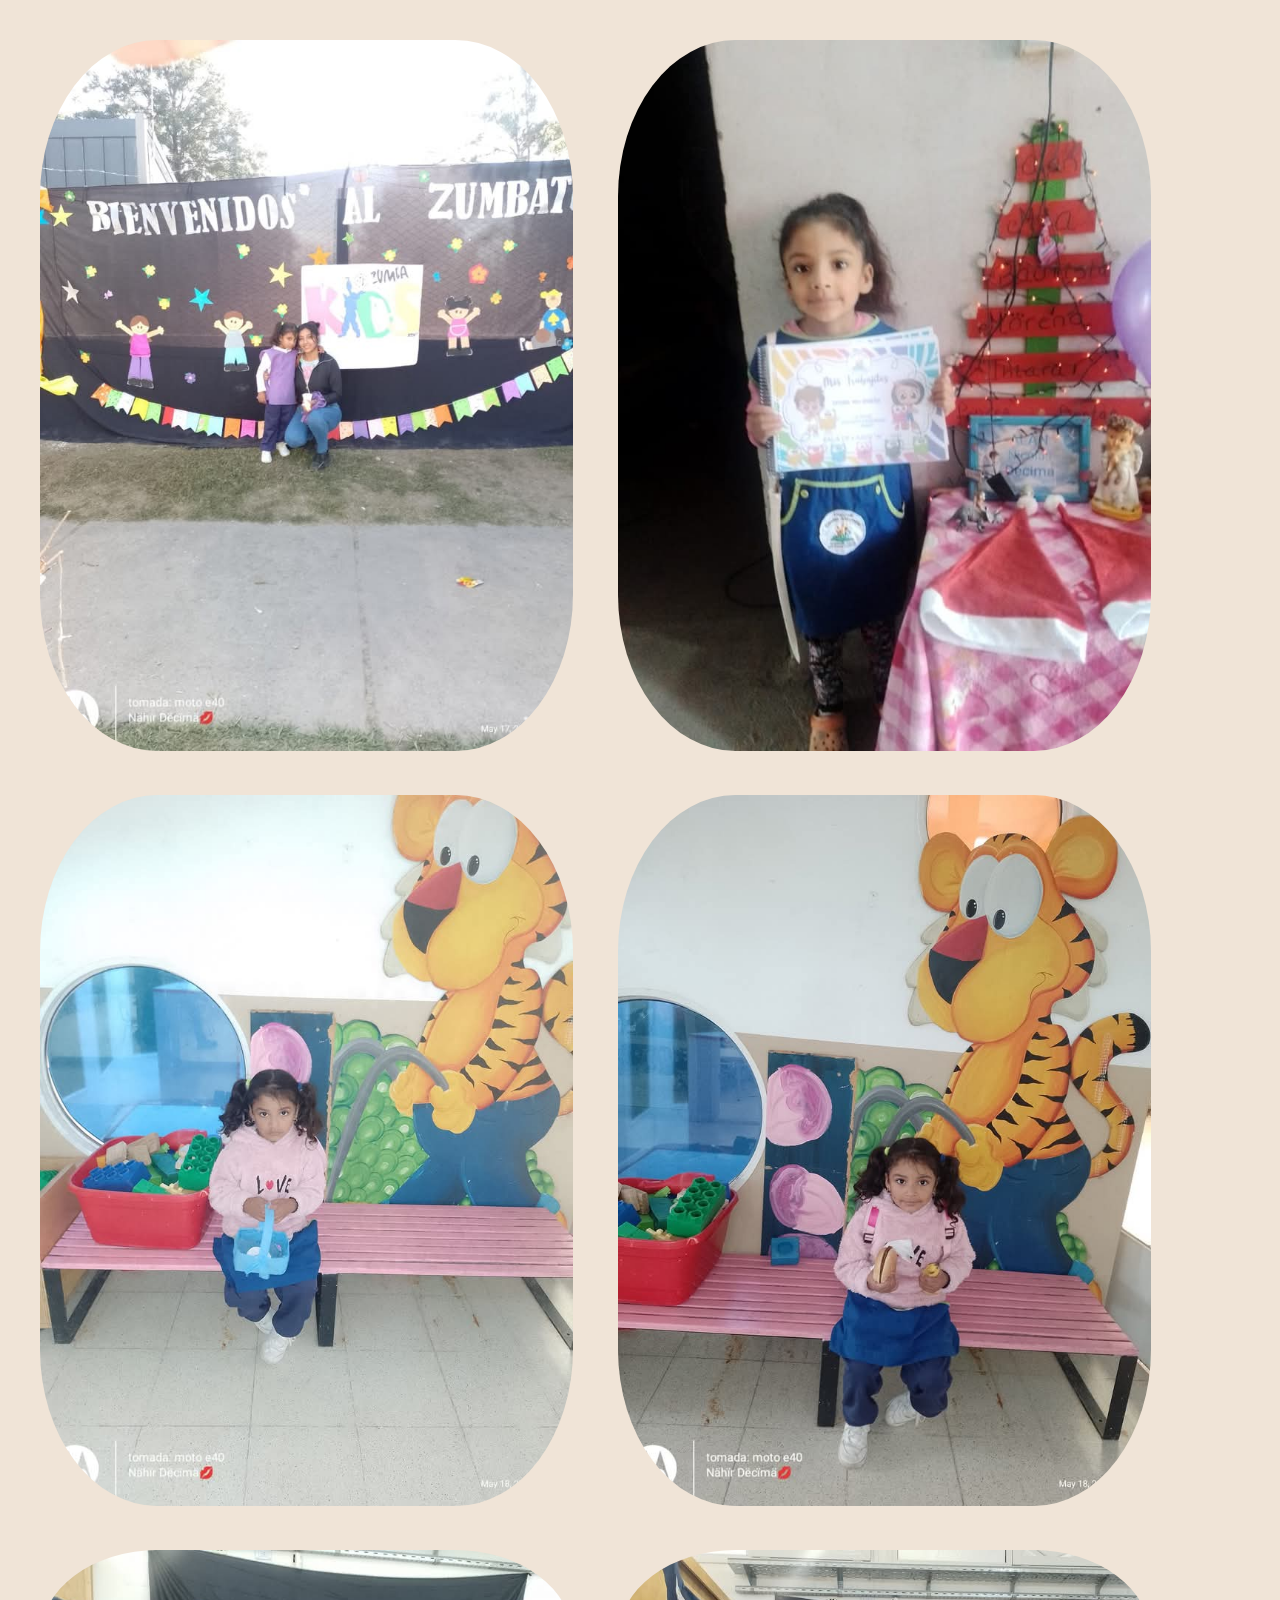
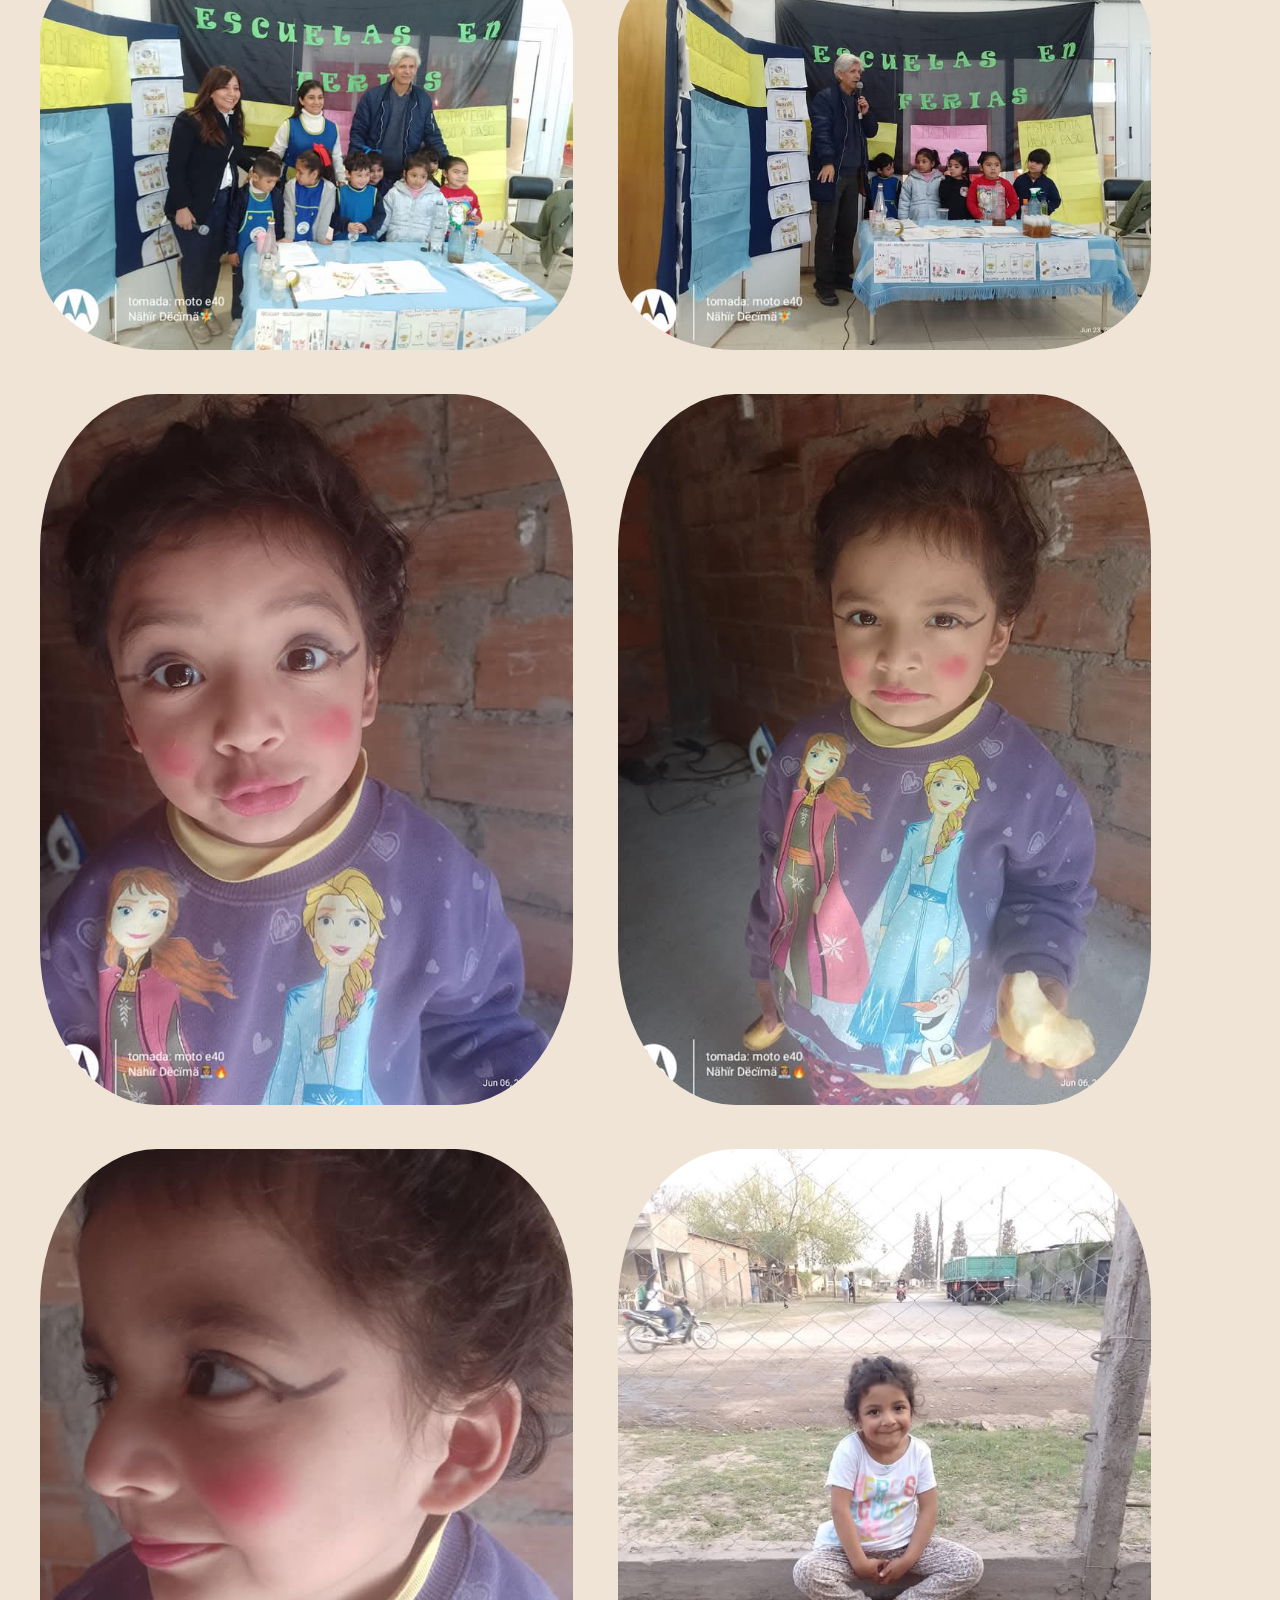
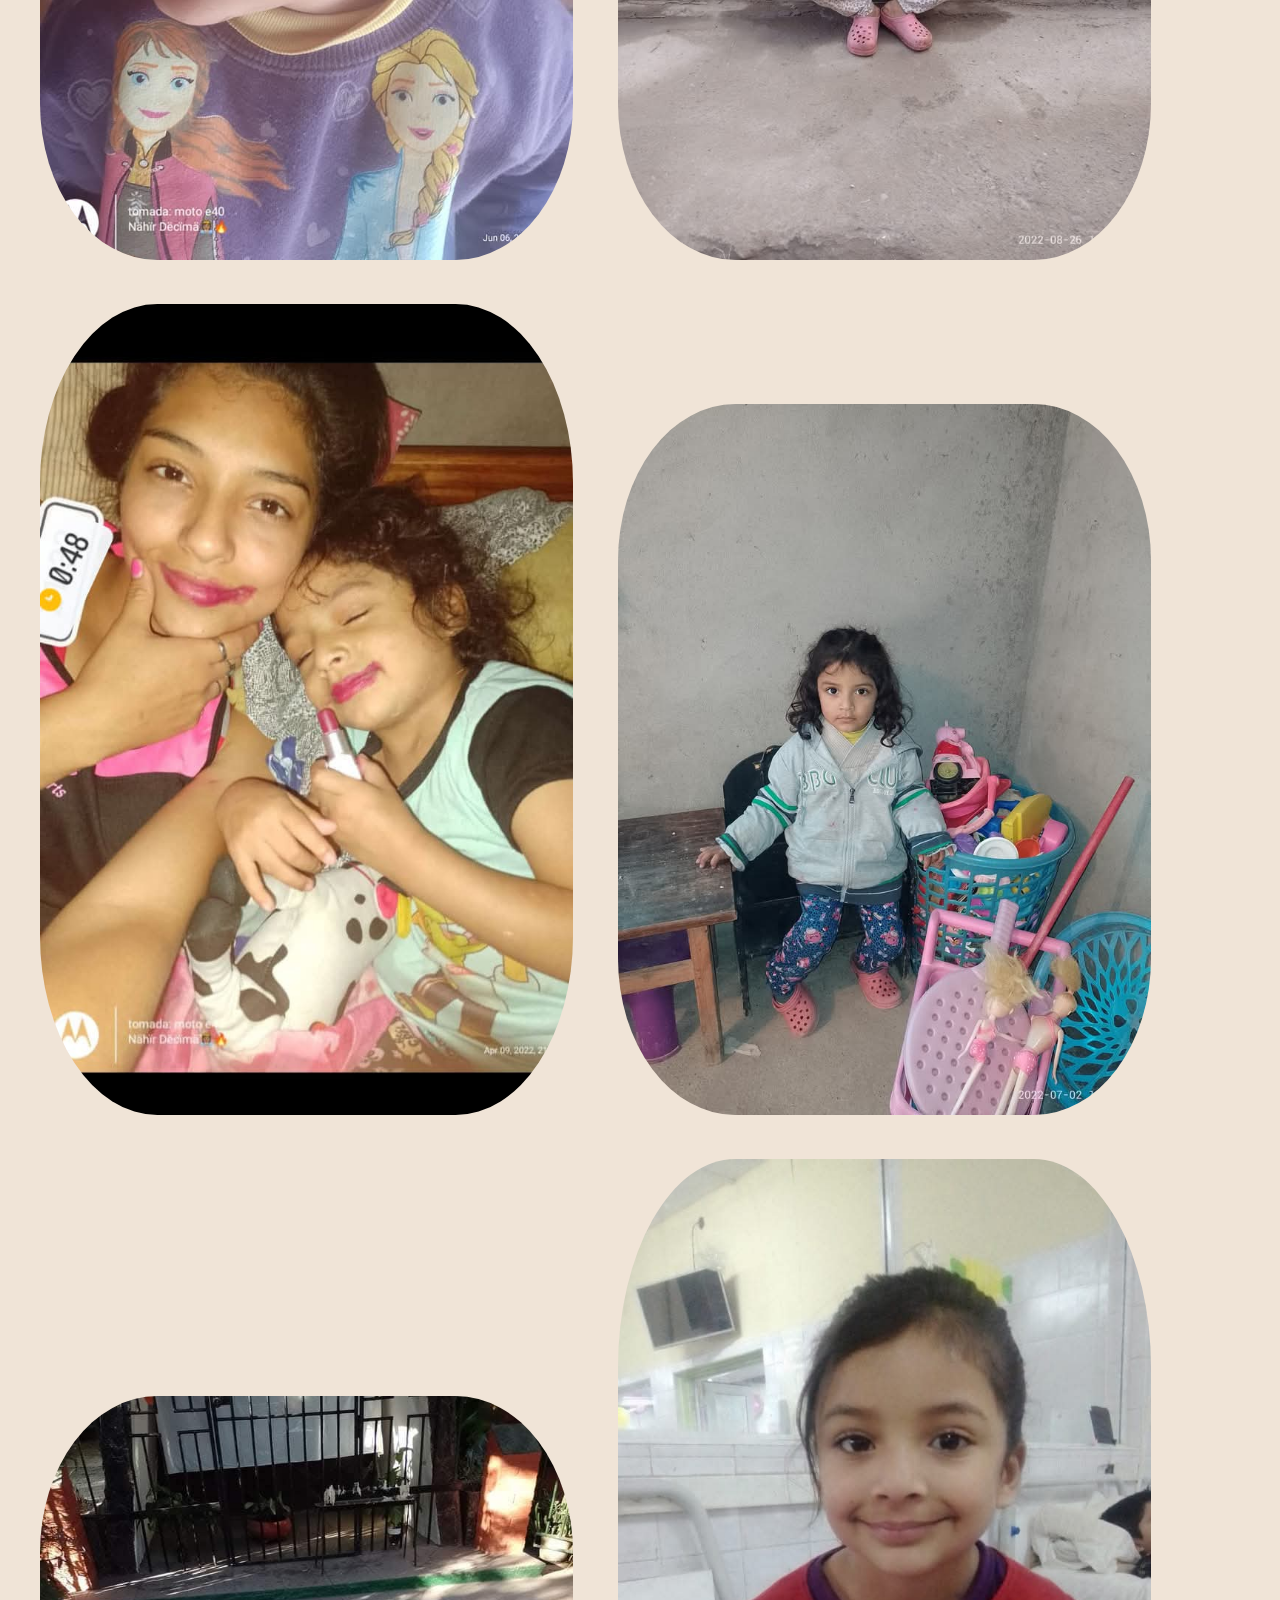
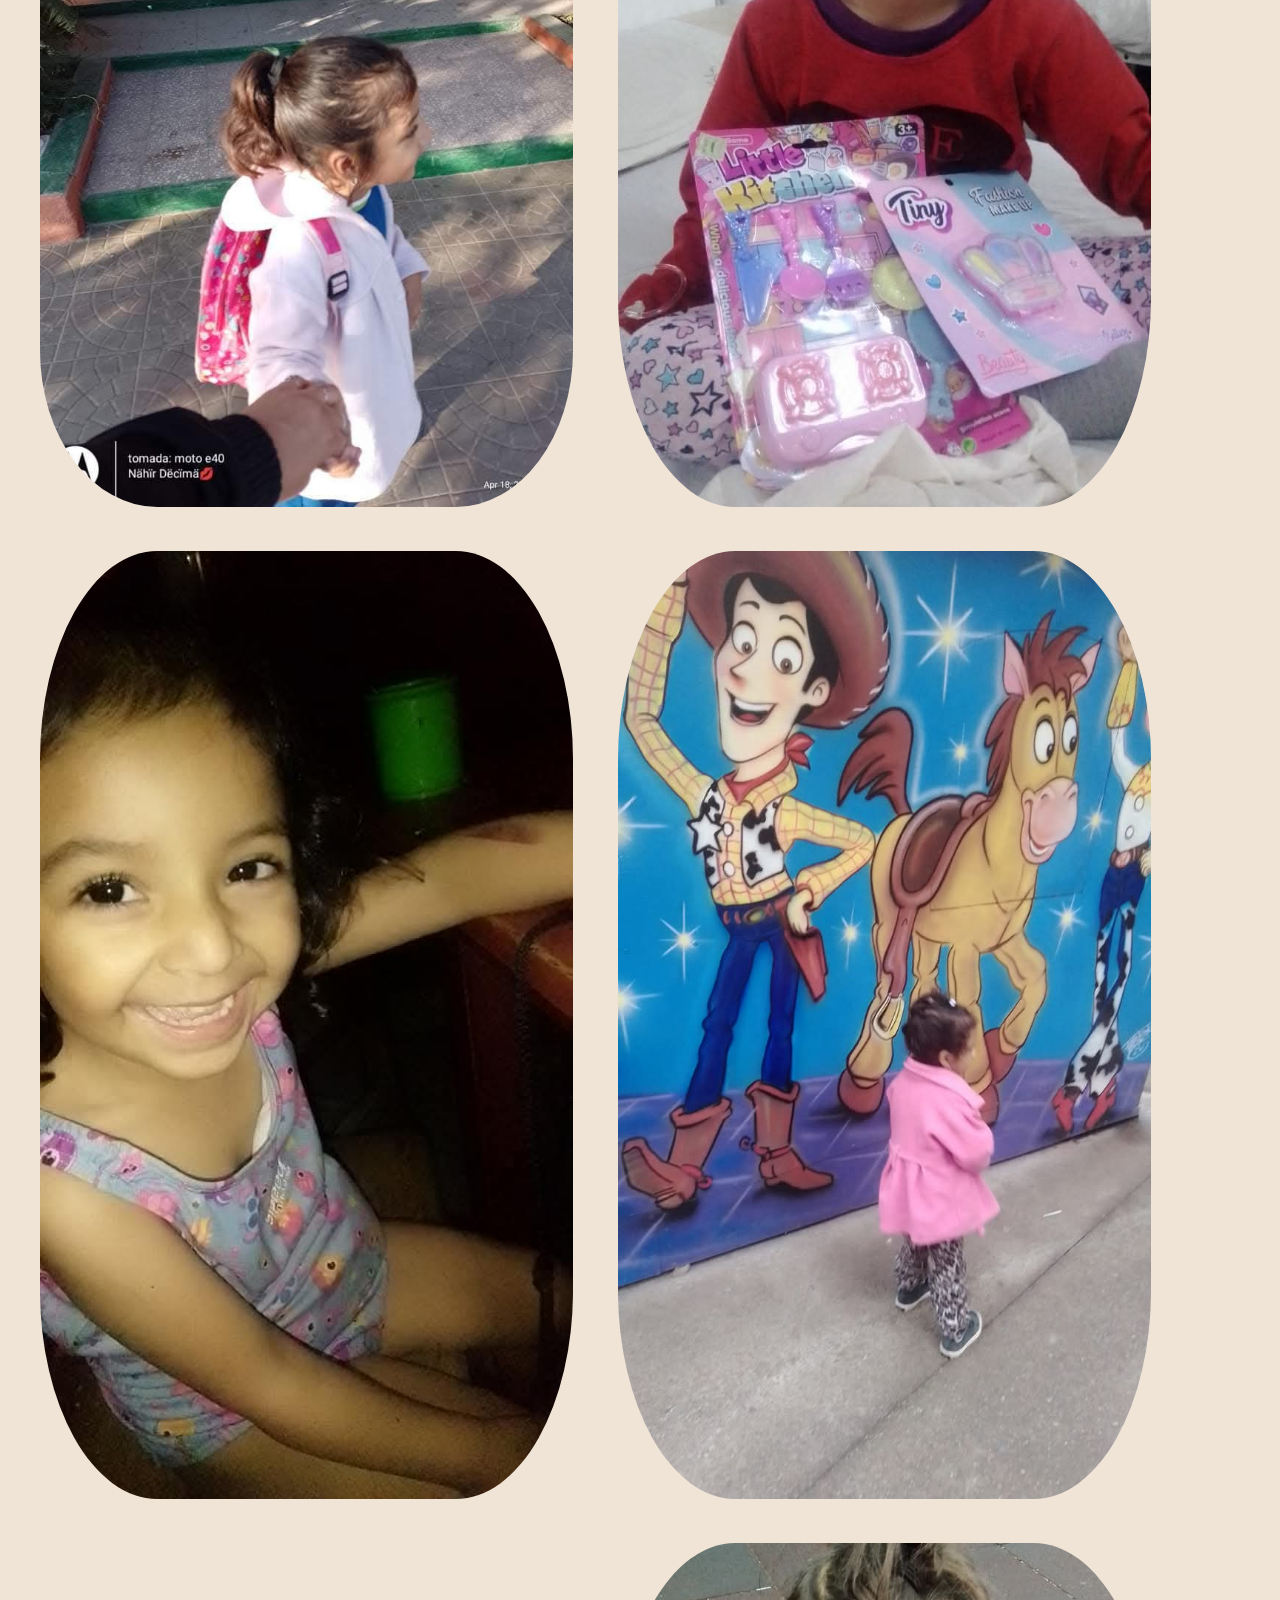
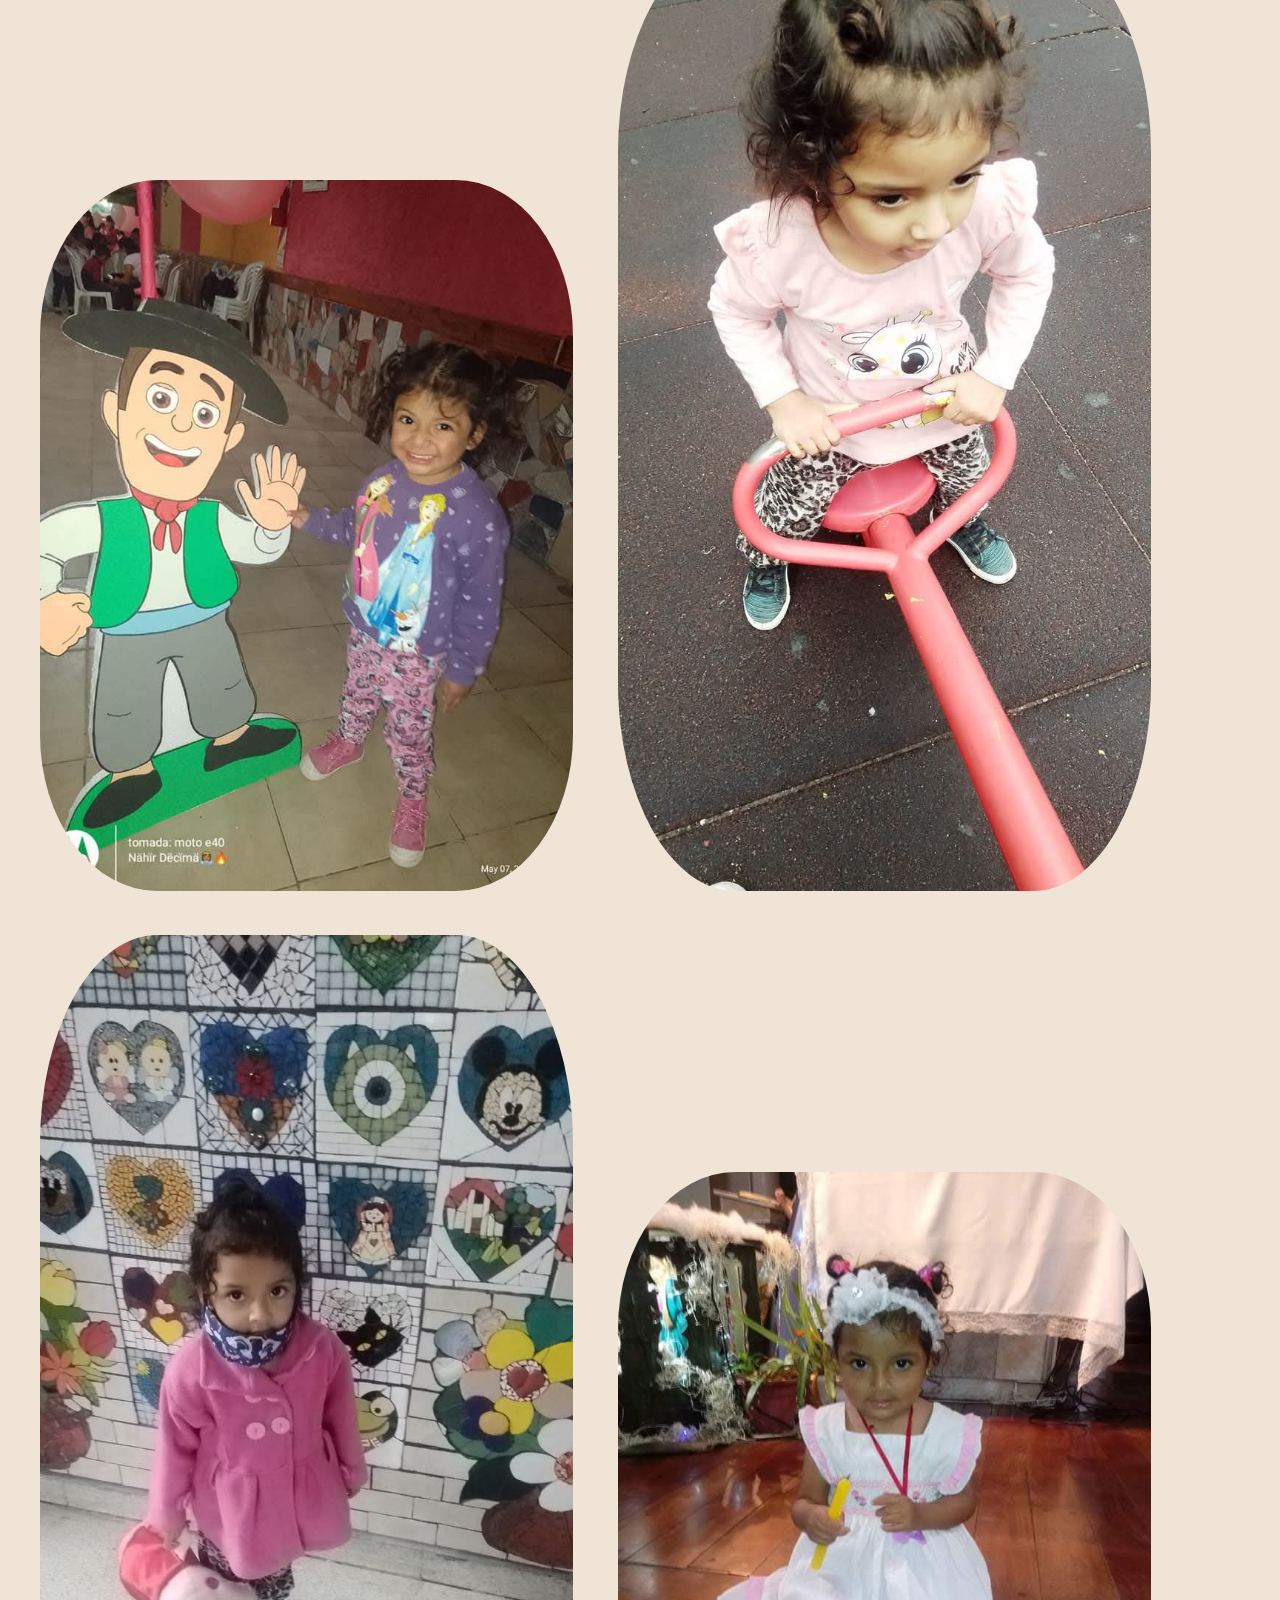
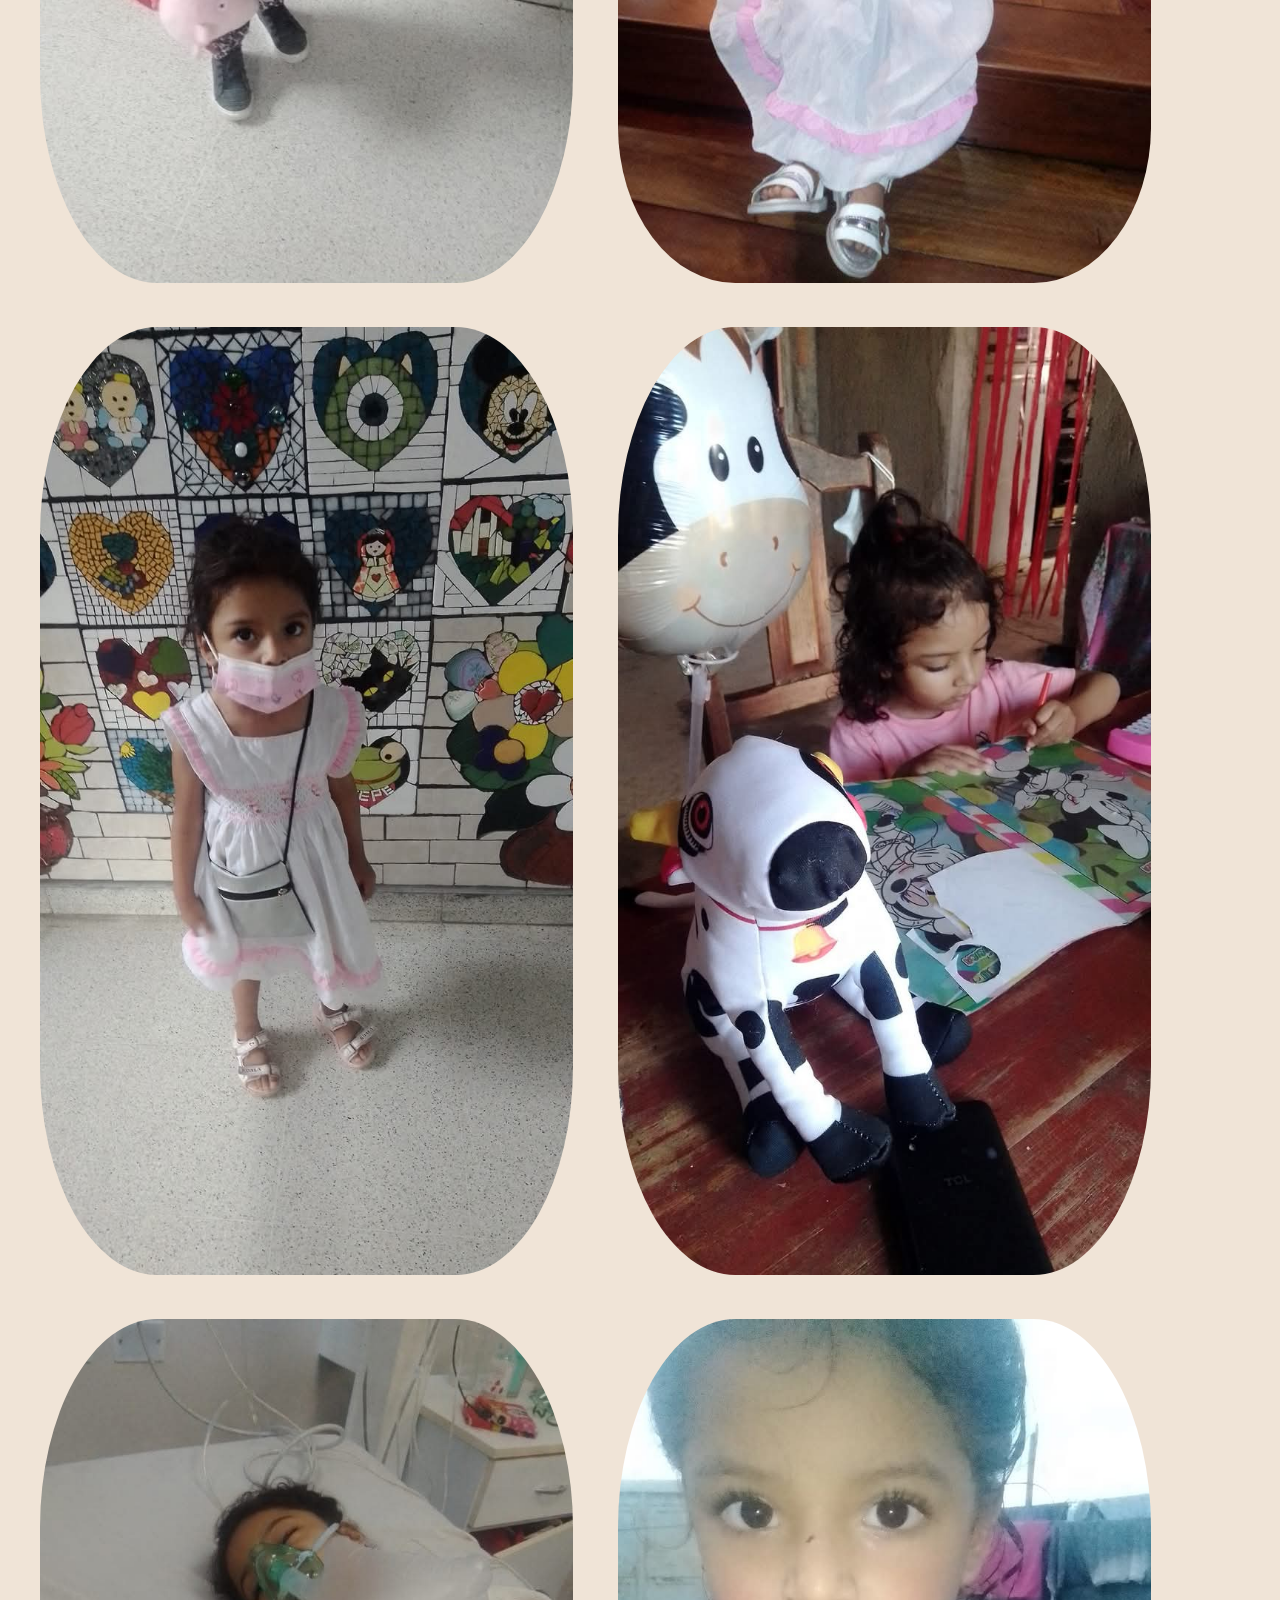
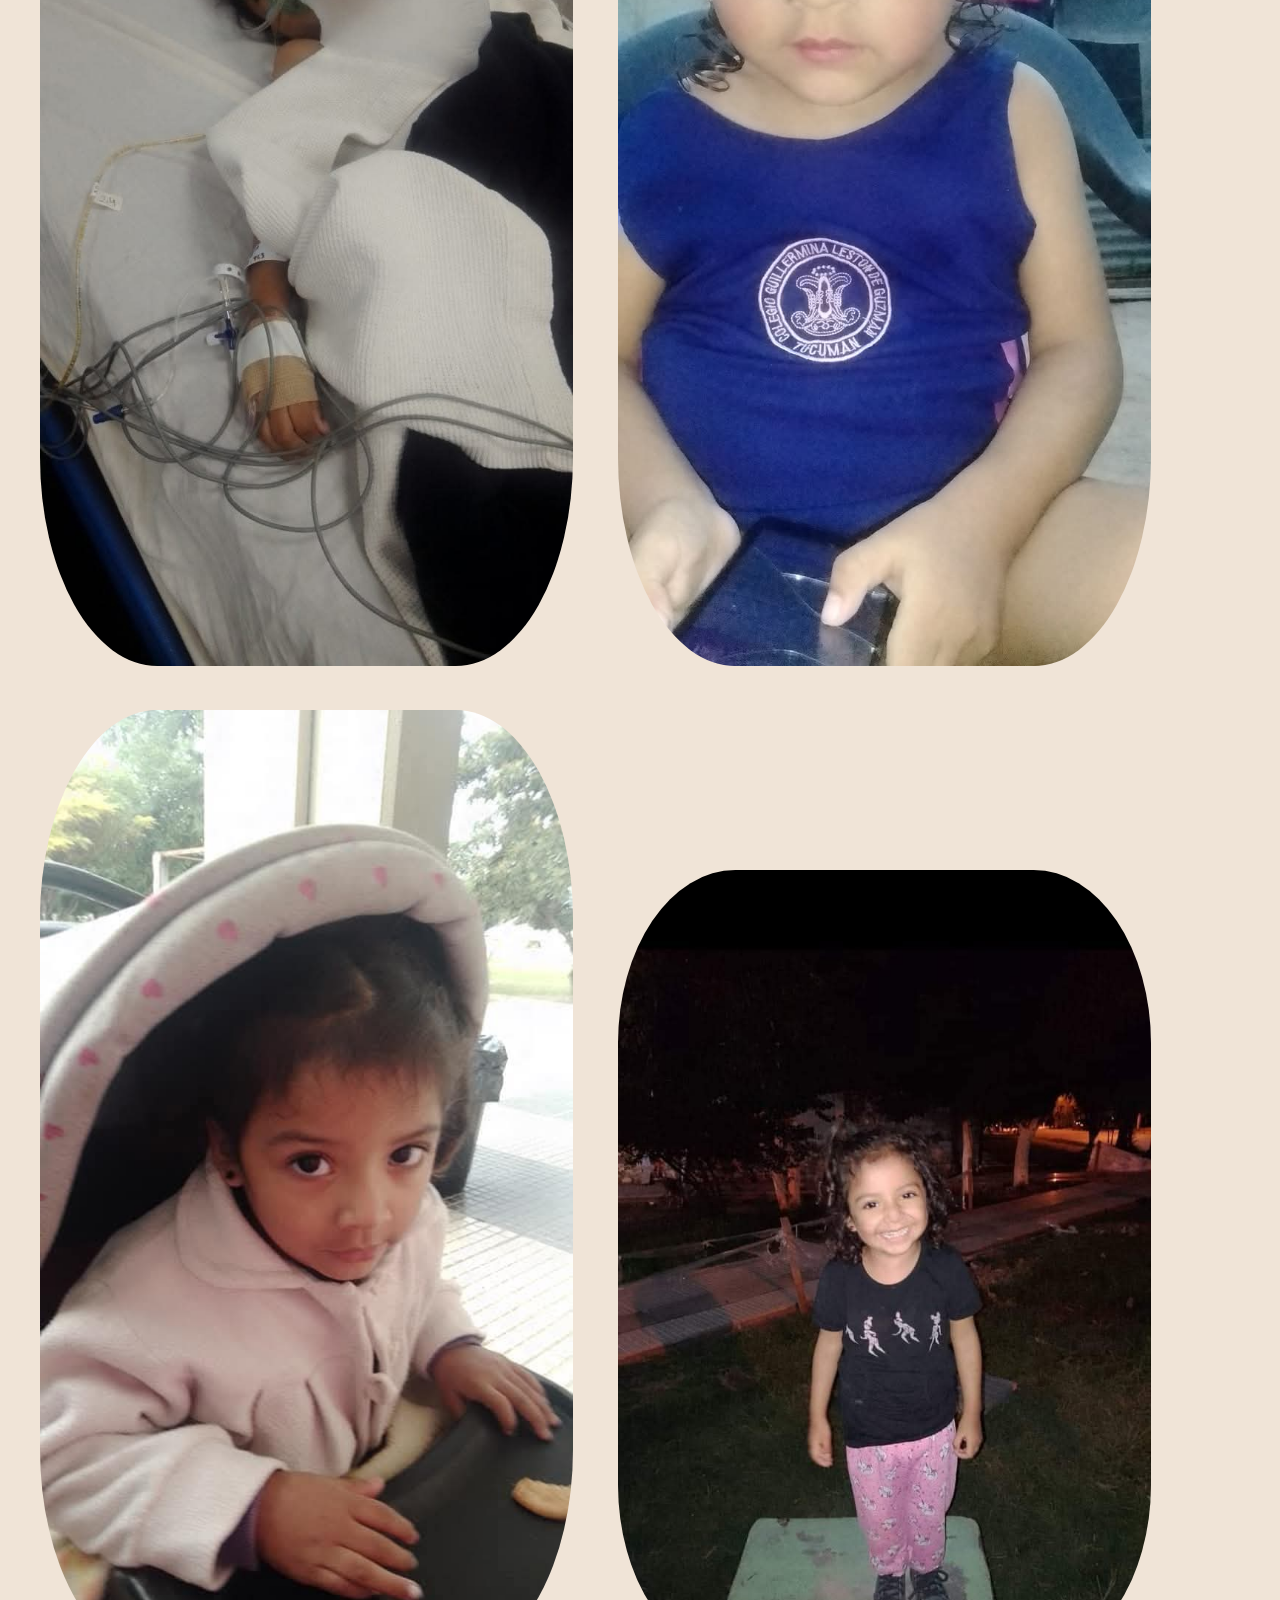
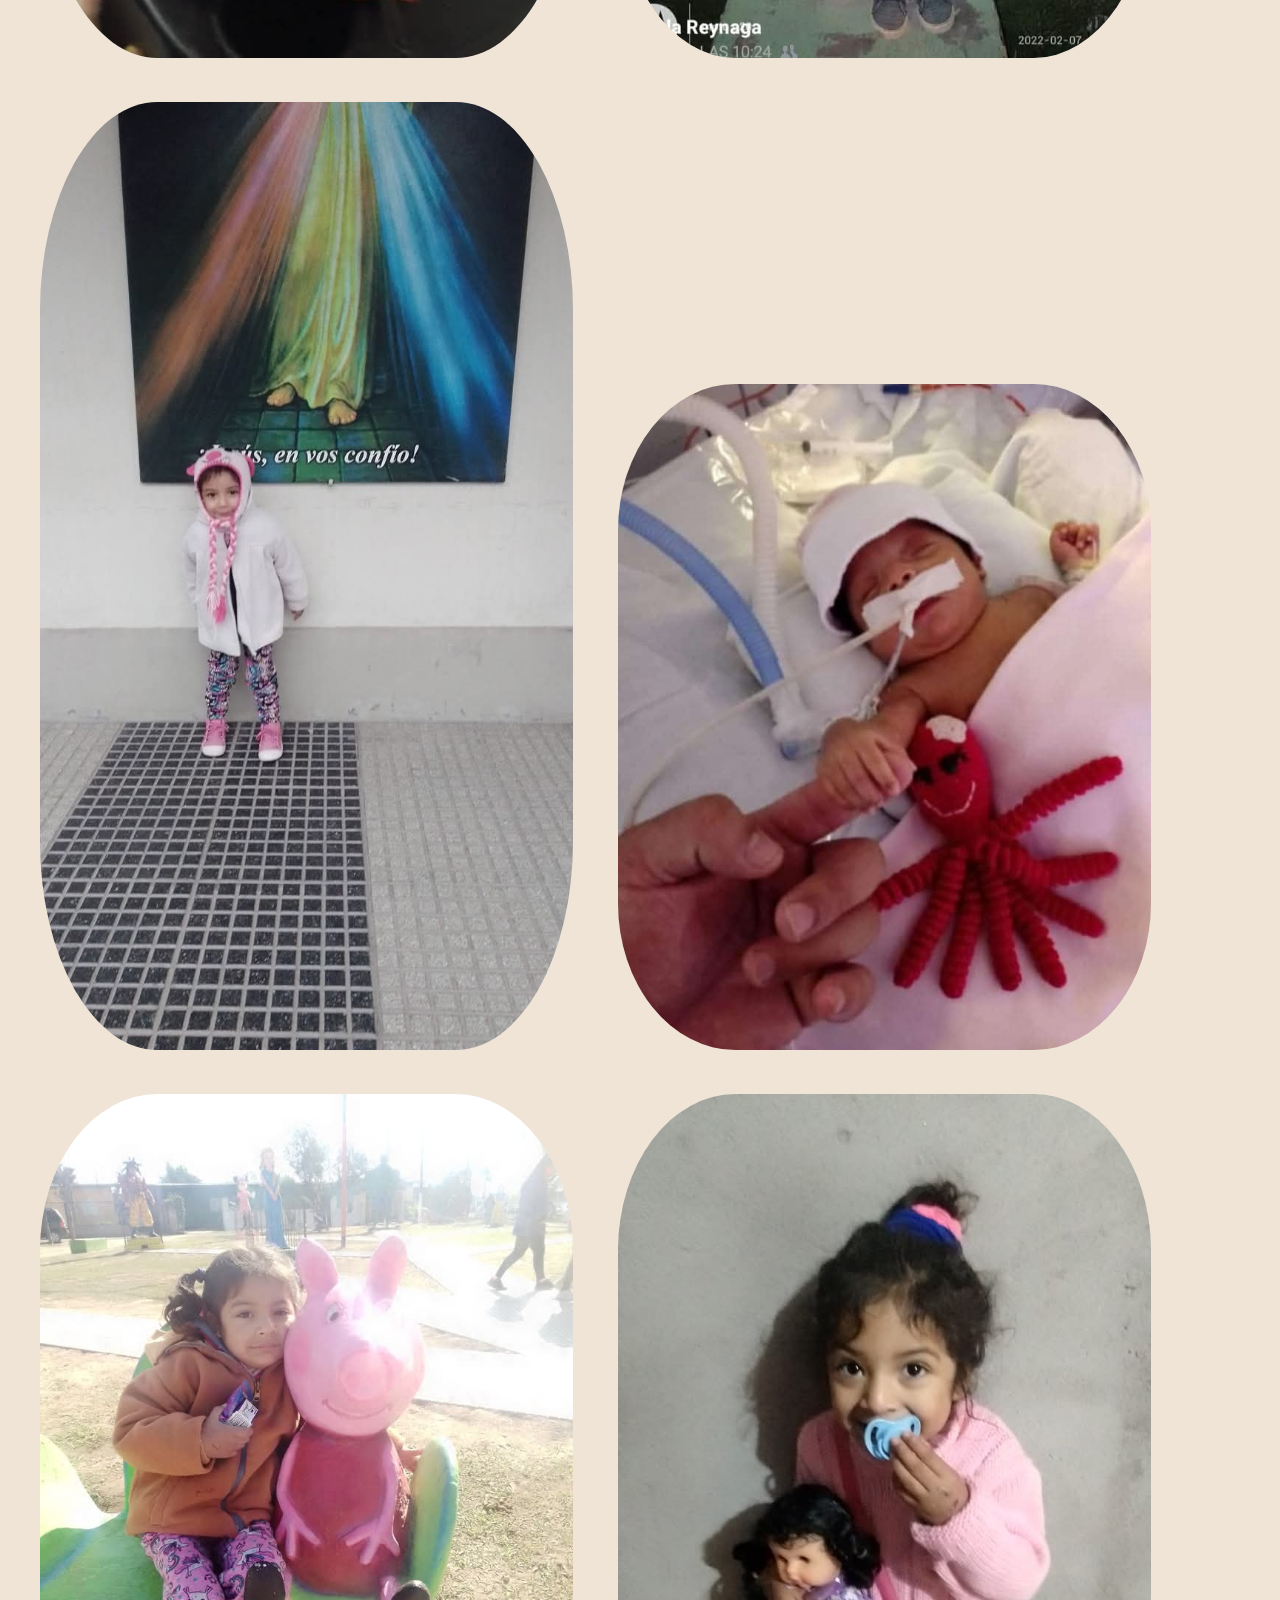
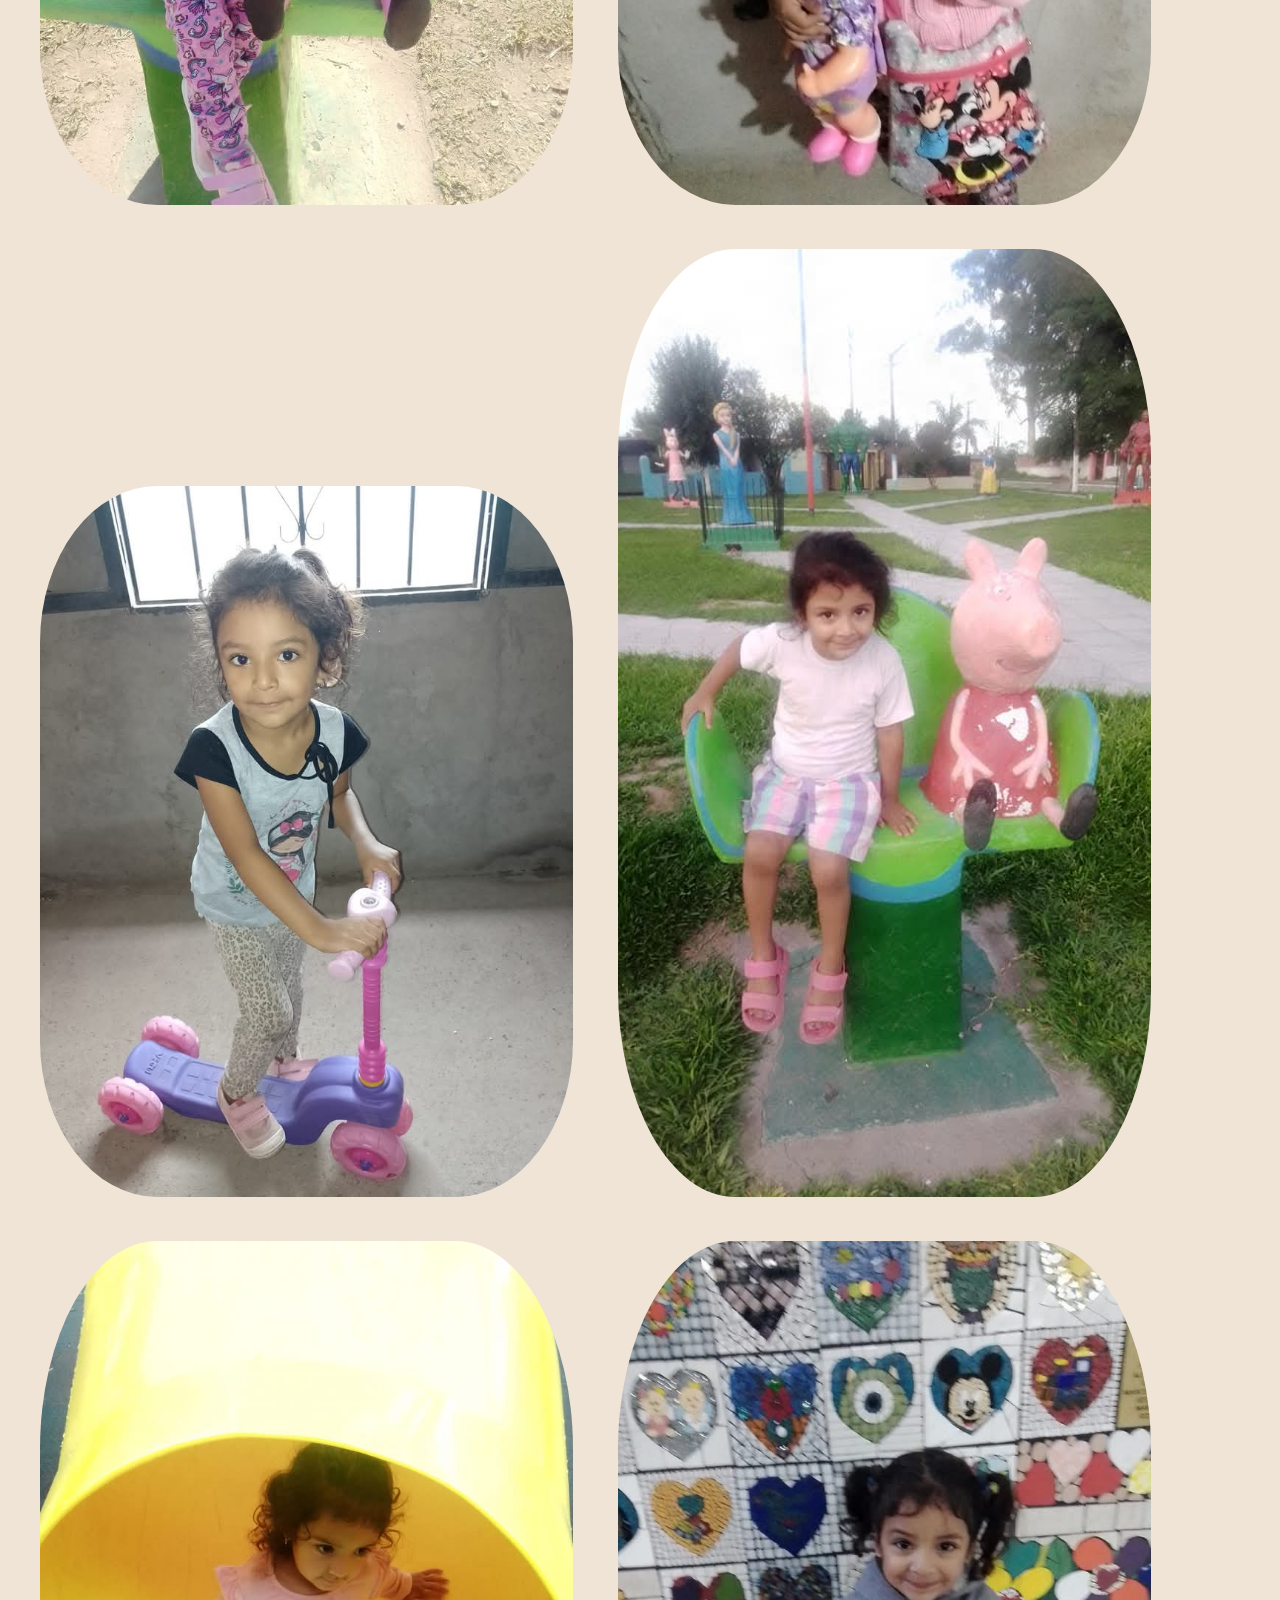
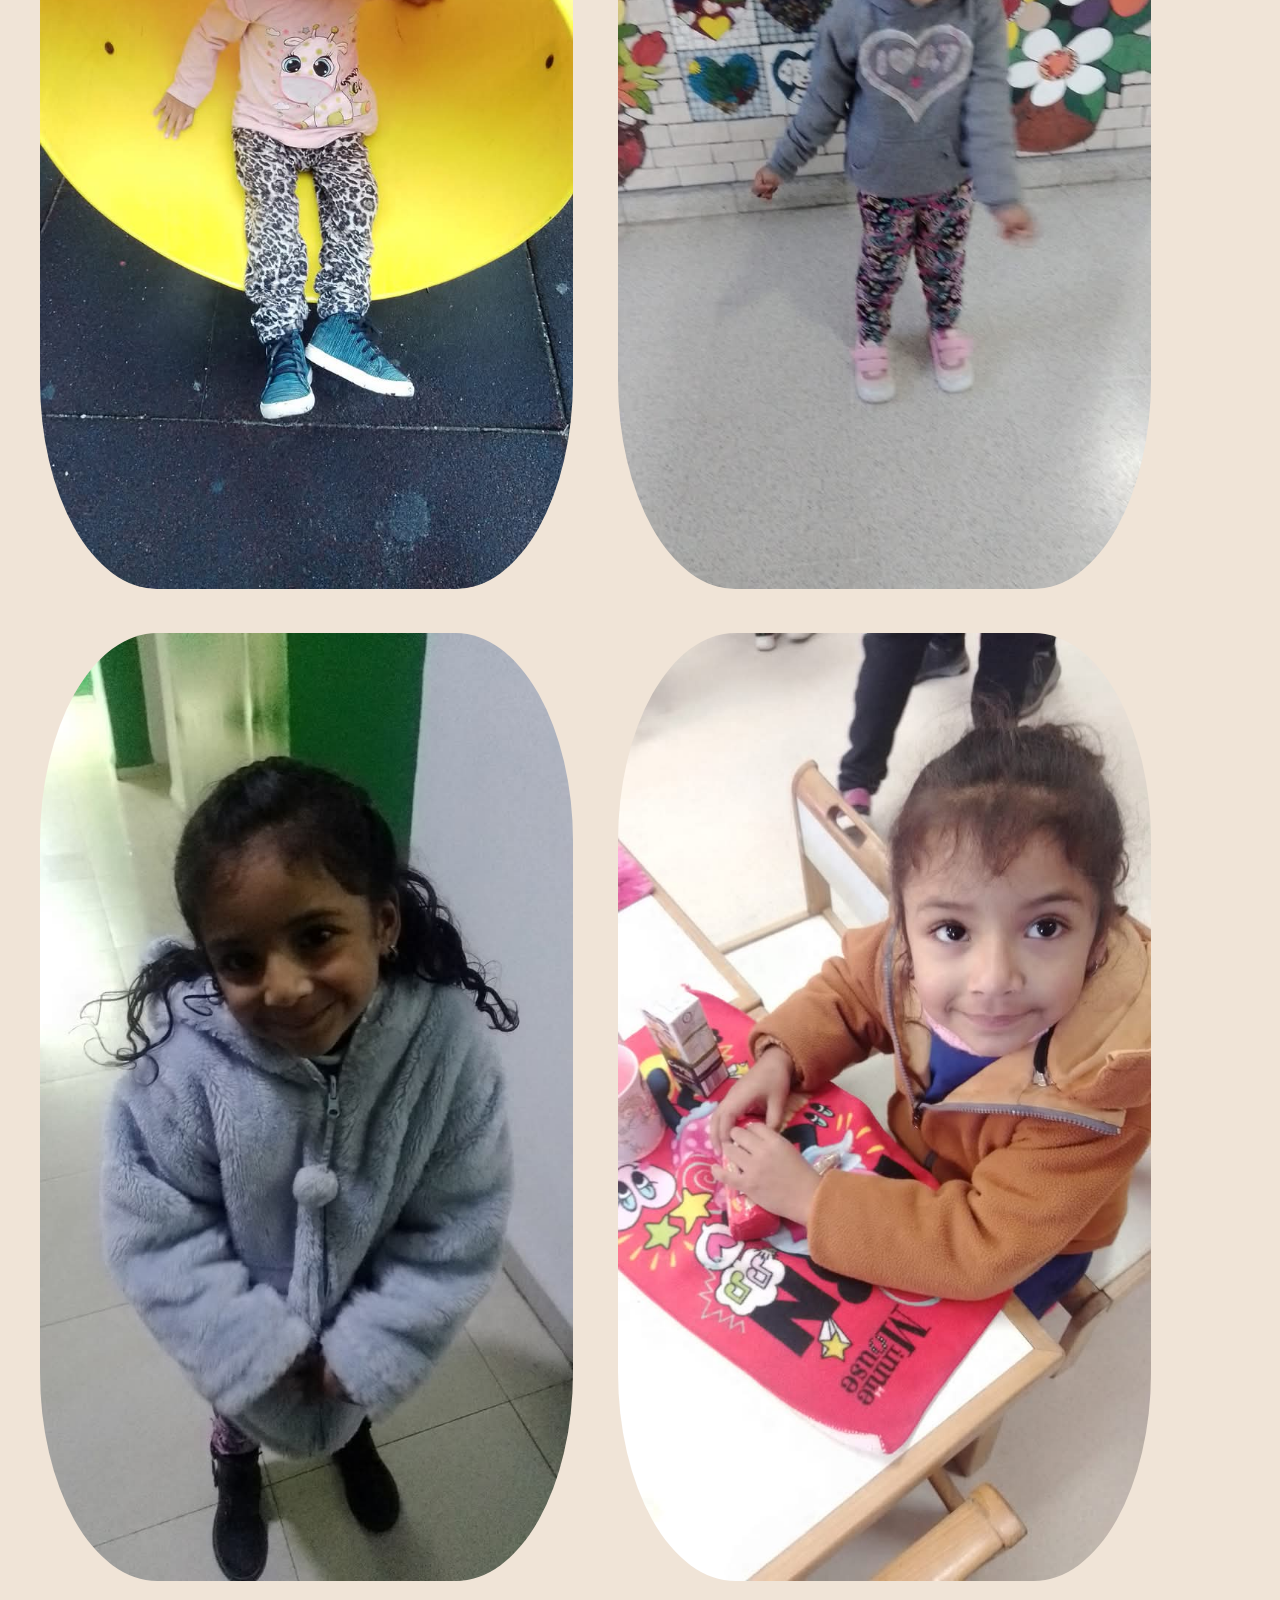
<file: index10.html>
<html>
  <head>
    <title>Recuerdos en General </title>
    <link rel="stylesheet" href="styles.css">

    <!-- Google tag (gtag.js) -->
<script async src="https://www.googletagmanager.com/gtag/js?id=G-XGDR03RPKQ"></script>
<script>
  window.dataLayer = window.dataLayer || [];
  function gtag(){dataLayer.push(arguments);}
  gtag('js', new Date());

  gtag('config', 'G-XGDR03RPKQ');
</script>

</head>
<body>
    <div class="conteiner">
   <img src="index10/1.jpg" alt="en la escuela" class="video"  width="58%" height="auto">
   <img src="index10/2.jpg" alt="en la escuela" class="video"  width="78%" height="auto">
   </div>
  
    <div class="contenedor">
        <img src="index10/3.jpg" alt="en la escuela" class="video"  width="78%" height="auto">
        <img src="index10/4.jpg" alt="en la escuela" class="video"  width="78%" height="auto">
    </div>

    <div class="contenedor">
        <img src="index10/5.jpg" alt="en la escuela" class="video"  width="78%" height="auto">
        <img src="index10/6.jpg" alt="en la escuela" class="video"  width="78%" height="auto">
    </div>

    <div class="conteiner">
      <img src="index10/7.jpg" alt="en la escuela" class="video"  width="58%" height="auto">
      <img src="index10/8.jpg" alt="en la escuela" class="video"  width="78%" height="auto">
      </div>
     
       <div class="contenedor">
           <img src="index10/9.jpg" alt="en la escuela" class="video"  width="78%" height="auto">
           <img src="index10/10.jpg" alt="en la escuela" class="video"  width="78%" height="auto">
       </div>
   
       <div class="contenedor">
           <img src="index10/11.jpg" alt="en la escuela" class="video"  width="78%" height="auto">
           <img src="index10/12.jpg" alt="en la escuela" class="video"  width="78%" height="auto">
       </div>

       <div class="conteiner">
         <img src="index10/13.jpg" alt="en la escuela" class="video"  width="58%" height="auto">
         <img src="index10/14.jpg" alt="en la escuela" class="video"  width="78%" height="auto">
         </div>
        
          <div class="contenedor">
              <img src="index10/15.jpg" alt="en la escuela" class="video"  width="78%" height="auto">
              <img src="index10/16.jpg" alt="en la escuela" class="video"  width="78%" height="auto">
          </div>
      
          <div class="contenedor">
              <img src="index10/17.jpg" alt="en la escuela" class="video"  width="78%" height="auto">
              <img src="index10/18.jpg" alt="en la escuela" class="video"  width="78%" height="auto">
          </div>

          <div class="conteiner">
            <img src="index10/19.jpg" alt="en la escuela" class="video"  width="58%" height="auto">
            <img src="index10/20.jpg" alt="en la escuela" class="video"  width="78%" height="auto">
            </div>
           
             <div class="contenedor">
                 <img src="index10/21.jpg" alt="en la escuela" class="video"  width="78%" height="auto">
                 <img src="index10/22.jpg" alt="en la escuela" class="video"  width="78%" height="auto">
             </div>
         
             <div class="contenedor">
                 <img src="index10/23.jpg" alt="en la escuela" class="video"  width="78%" height="auto">
                 <img src="index10/24.jpg" alt="en la escuela" class="video"  width="78%" height="auto">
             </div>
         
             <div class="conteiner">
               <img src="index10/25.jpg" alt="en la escuela" class="video"  width="58%" height="auto">
               <img src="index10/26.jpg" alt="en la escuela" class="video"  width="78%" height="auto">
               </div>
              
                <div class="contenedor">
                    <img src="index10/27.jpg" alt="en la escuela" class="video"  width="78%" height="auto">
                    <img src="index10/28.jpg" alt="en la escuela" class="video"  width="78%" height="auto">
                </div>
            
                <div class="contenedor">
                    <img src="index10/29.jpg" alt="en la escuela" class="video"  width="78%" height="auto">
                    <img src="index10/30.jpg" alt="en la escuela" class="video"  width="78%" height="auto">
                </div>
            
                <div class="conteiner">
                  <img src="index10/31.jpg" alt="en la escuela" class="video"  width="58%" height="auto">
                  <img src="index10/32.jpg" alt="en la escuela" class="video"  width="78%" height="auto">
                  </div>
                 
                   <div class="contenedor">
                       <img src="index10/33.jpg" alt="en la escuela" class="video"  width="78%" height="auto">
                       <img src="index10/34.jpg" alt="en la escuela" class="video"  width="78%" height="auto">
                   </div>
               
                   <div class="contenedor">
                       <img src="index10/35.jpg" alt="en la escuela" class="video"  width="78%" height="auto">
                       <img src="index10/36.jpg" alt="en la escuela" class="video"  width="78%" height="auto">
                   </div>
            
                   <div class="conteiner">
                     <img src="index10/37.jpg" alt="en la escuela" class="video"  width="58%" height="auto">
                     <img src="index10/38.jpg" alt="en la escuela" class="video"  width="78%" height="auto">
                     </div>
                    
                      <div class="contenedor">
                          <img src="index10/39.jpg" alt="en la escuela" class="video"  width="78%" height="auto">
                          <img src="index10/40.jpg" alt="en la escuela" class="video"  width="78%" height="auto">
                      </div>
                  
                      <div class="contenedor">
                          <img src="index10/41.jpg" alt="en la escuela" class="video"  width="78%" height="auto">
                          <img src="index10/42.jpg" alt="en la escuela" class="video"  width="78%" height="auto">
                      </div>
            
                      <div class="conteiner">
                        <img src="index10/43.jpg" alt="en la escuela" class="video"  width="58%" height="auto">
                        <img src="index10/44.jpg" alt="en la escuela" class="video"  width="78%" height="auto">
                        </div>
                       
                         <div class="contenedor">
                             <img src="index10/45.jpg" alt="en la escuela" class="video"  width="78%" height="auto">
                             <img src="index10/46.jpg" alt="en la escuela" class="video"  width="78%" height="auto">
                         </div>
                     
                         <div class="contenedor">
                             <img src="index10/47.jpg" alt="en la escuela" class="video"  width="78%" height="auto">
                             <img src="index10/48.jpg" alt="en la escuela" class="video"  width="78%" height="auto">
                         </div>
         
                         
                         <div class="conteiner">
                           <img src="index10/49.jpg" alt="en la escuela" class="video"  width="58%" height="auto">
                           <img src="index10/50.jpg" alt="en la escuela" class="video"  width="78%" height="auto">
                           </div>
                          
                            <div class="contenedor">
                                <img src="index10/51.jpg" alt="en la escuela" class="video"  width="78%" height="auto">
                                <img src="index10/52.jpg" alt="en la escuela" class="video"  width="78%" height="auto">
                            </div>
                        
                            <div class="contenedor">
                                <img src="index10/53.jpg" alt="en la escuela" class="video"  width="78%" height="auto">
                                <img src="index10/54.jpg" alt="en la escuela" class="video"  width="78%" height="auto">
                            </div>
                        
                            <div class="conteiner">
                              <img src="index10/55.jpg" alt="en la escuela" class="video"  width="58%" height="auto">
                              <img src="index10/56.jpg" alt="en la escuela" class="video"  width="78%" height="auto">
                              </div>
                             
                               <div class="contenedor">
                                   <img src="index10/57.jpg" alt="en la escuela" class="video"  width="78%" height="auto">
                                   <img src="index10/58.jpg" alt="en la escuela" class="video"  width="78%" height="auto">
                               </div>
                           
                               <div class="contenedor">
                                   <img src="index10/59.jpg" alt="en la escuela" class="video"  width="78%" height="auto">
                                   <img src="index10/60.jpg" alt="en la escuela" class="video"  width="78%" height="auto">
                               </div>
                        
                               <div class="conteiner">
                                 <img src="index10/61.jpg" alt="en la escuela" class="video"  width="58%" height="auto">
                                 <img src="index10/62.jpg" alt="en la escuela" class="video"  width="78%" height="auto">
                                 </div>
                                
                                  <div class="contenedor">
                                      <img src="index10/63.jpg" alt="en la escuela" class="video"  width="78%" height="auto">
                                      <img src="index10/64.jpg" alt="en la escuela" class="video"  width="78%" height="auto">
                                  </div>
                              
                                  <div class="contenedor">
                                      <img src="index10/65.jpg" alt="en la escuela" class="video"  width="78%" height="auto">
                                      <img src="index10/66.jpg" alt="en la escuela" class="video"  width="78%" height="auto">
                                  </div>
                        
                                  <div class="conteiner">
                                    <img src="index10/67.jpg" alt="en la escuela" class="video"  width="58%" height="auto">
                                    <img src="index10/68.jpg" alt="en la escuela" class="video"  width="78%" height="auto">
                                    </div>
                                   
                                     <div class="contenedor">
                                         <img src="index10/69.jpg" alt="en la escuela" class="video"  width="78%" height="auto">
                                         <img src="index10/70.jpg" alt="en la escuela" class="video"  width="78%" height="auto">
                                     </div>
                                 
                                     <div class="contenedor">
                                         <img src="index10/71.jpg" alt="en la escuela" class="video"  width="78%" height="auto">
                                         <img src="index10/72.jpg" alt="en la escuela" class="video"  width="78%" height="auto">
                                     </div>

                                     <div class="contenedor">
                                       <img src="index10/73.jpg" alt="en la escuela" class="video"  width="78%" height="auto">
                                       <img src="index10/74.jpg" alt="en la escuela" class="video"  width="78%" height="auto">
                                   </div>

                                   
                                 

<ul>
    <p><h3>Accesibilidad</h3></p>
    <div class="contenedor">
        <li> <a href="index1.html"><button class="btn">Recuerdos en Videos</button></a></li>
        <li> <a href="index2.html"><button class="btn">Mi Negrita Bella</button></a></li>
          <li> <a href="index5.html"><button class="btn">Mia Y Alancito</button></a></li>
          <li> <a href="index6.html"><button class="btn">Reflexion</button></a></li>
          <li> <a href="index8.html"><button class="btn">Recuerdos en Fotos</button></a></li>
            <li> <a href="index9.html"><button class="btn">Recuerdos en Fotos 2</button></a></li>
  </div>
 </ul>

    </body>
</html>
</file>
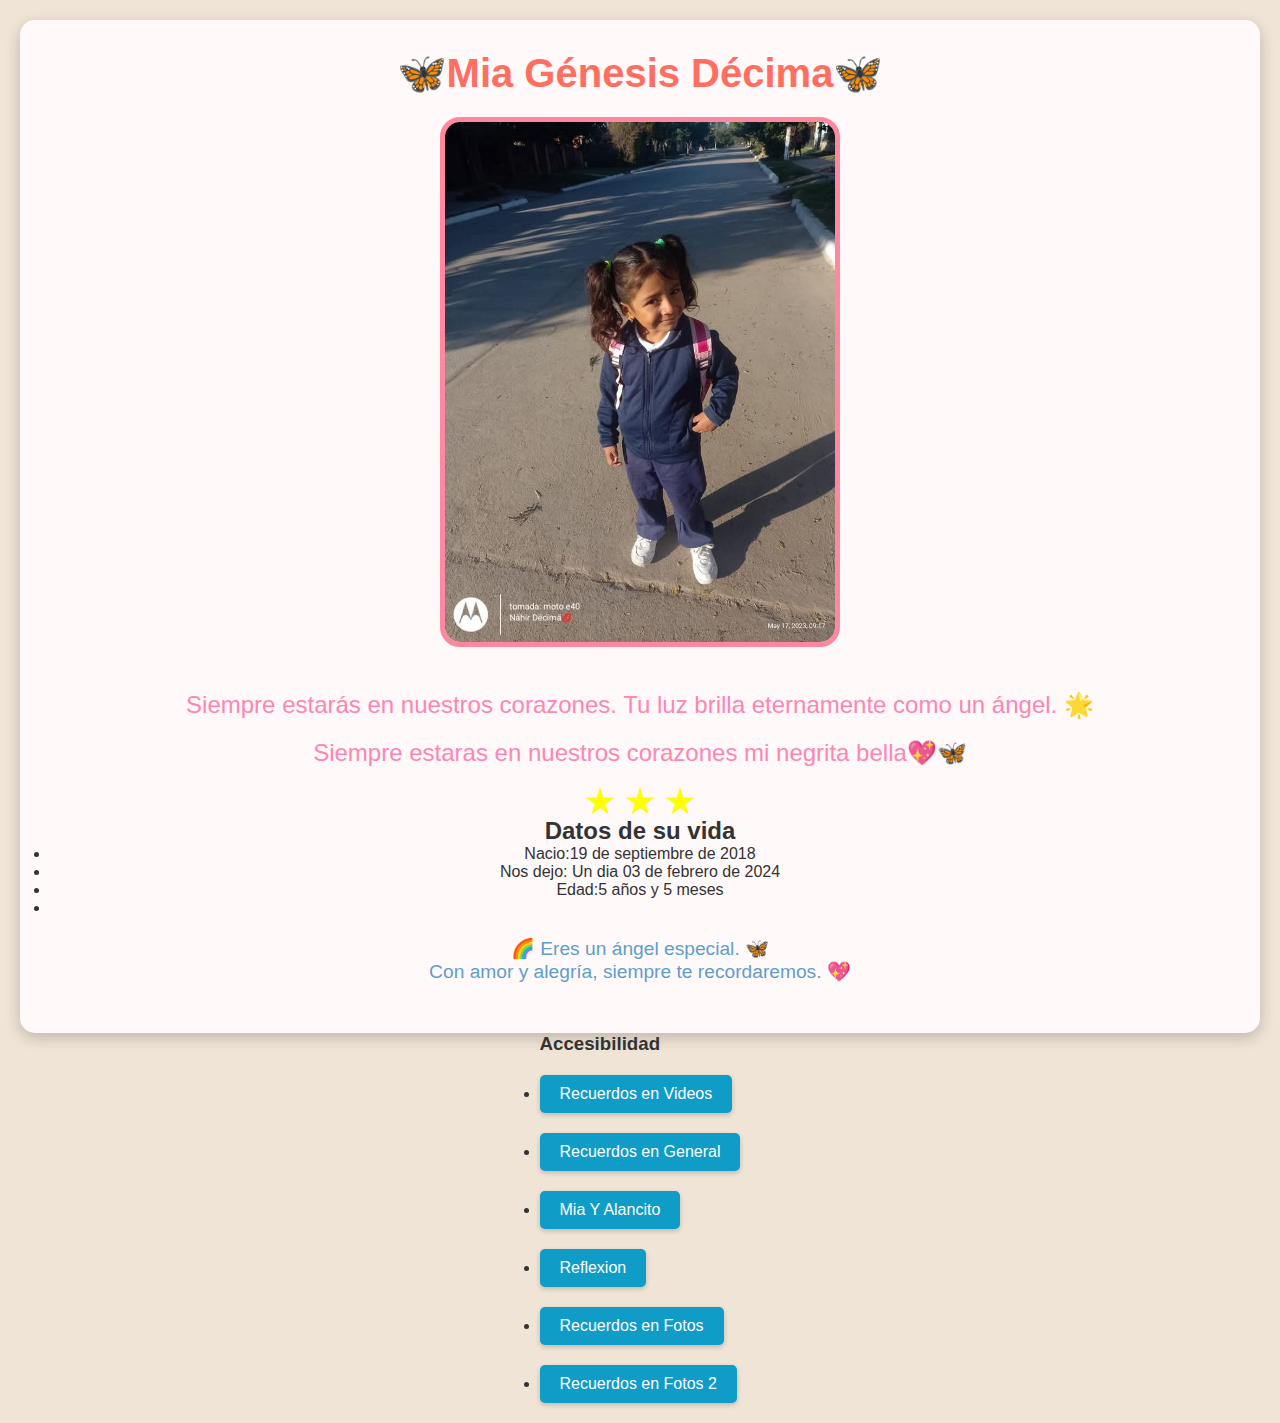
<file: index2.html>
<!DOCTYPE html>
<html lang="es">
<head>
    <meta charset="UTF-8">
    <meta name="viewport" content="width=device-width, initial-scale=1.0">
    <title>🦋Mia Génesis Décima🦋</title>
    <link rel="stylesheet" href="styles.css">

    <!-- Google tag (gtag.js) -->
<script async src="https://www.googletagmanager.com/gtag/js?id=G-XGDR03RPKQ"></script>
<script>
  window.dataLayer = window.dataLayer || [];
  function gtag(){dataLayer.push(arguments);}
  gtag('js', new Date());

  gtag('config', 'G-XGDR03RPKQ');
</script>
</head>
<body>


    
    

    <div class="container">
        <h1>🦋Mia Génesis Décima🦋</h1>
        <img src="index2/2A.jpg" alt="Niña Sonriente" id="main-image" class="angel-image">
        <div class="message" id="info-message">Siempre estarás en nuestros corazones. Tu luz brilla eternamente como un ángel. 🌟</div>
     
        
        <div class="message" id="love-message">Siempre estaras en nuestros corazones mi negrita bella💖🦋</div>
        <div class="decorations">
            <div class="star"></div>
            <div class="star"></div>
            <div class="star"></div>

        </div>
        
        <div class="datos de su vida">
            
            <h2>Datos de su vida</h2>
            <ul>
                <li>Nacio:19 de septiembre de 2018</li>
                <li>Nos dejo: Un dia 03 de febrero de 2024</li>
                <li>Edad:5 años y 5 meses</li>
                <li></li>
            </ul>
        </div>

        <p class="info">
            🌈 Eres un ángel especial. 🦋 <br>
            Con amor y alegría, siempre te recordaremos. 💖
        </p>
    </div>
   
    <ul>
        <p><h3>Accesibilidad</h3></p>
        <div class="contenedor">
            <li> <a href="index1.html"><button class="btn">Recuerdos en Videos</button></a></li>
            <li> <a href="index10.html"><button class="btn">Recuerdos en General</button></a></li>
              <li> <a href="index5.html"><button class="btn">Mia Y Alancito</button></a></li>
              <li> <a href="index6.html"><button class="btn">Reflexion</button></a></li>
              <li> <a href="index8.html"><button class="btn">Recuerdos en Fotos</button></a></li>
                <li> <a href="index9.html"><button class="btn">Recuerdos en Fotos 2</button></a></li>
      </div>
     </ul>
    
    <script>
        const mainImage = document.getElementById('main-image');
        const infoMessage = document.getElementById('info-message');

        mainImage.addEventListener('click', function() {
            alert("Gracias por iluminar nuestras vidas con tu amor y sonrisas. 🌟");
        });
    </script>
    
</body>
</html>
</file>
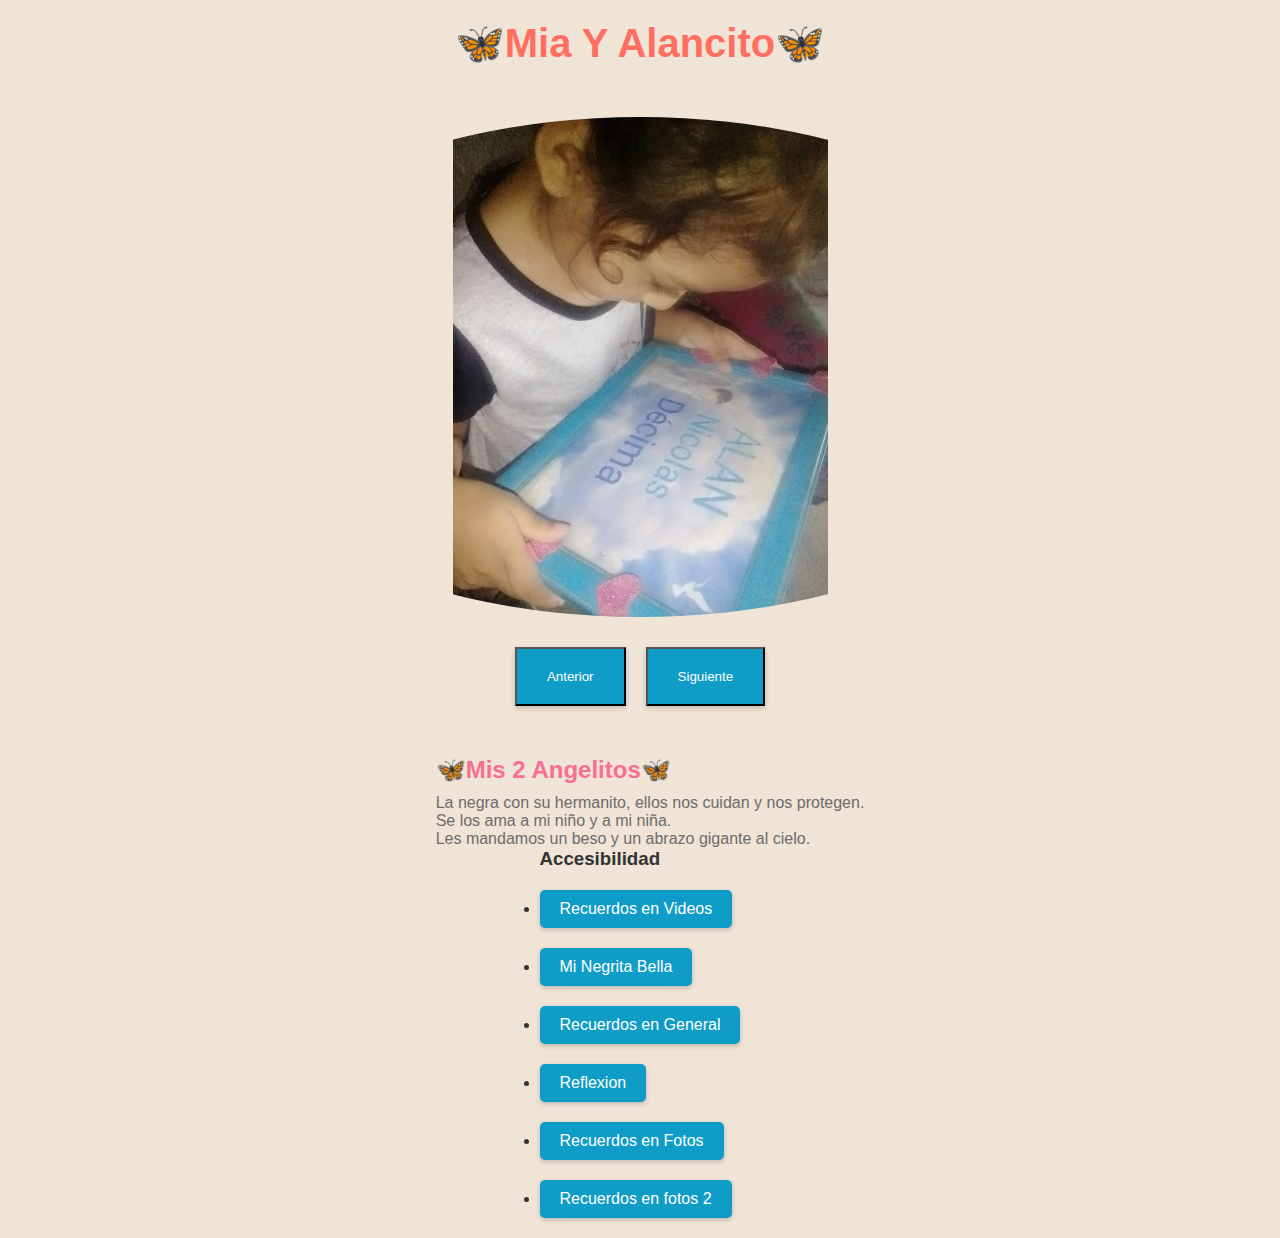
<file: index5.html>
<!DOCTYPE html>
<html>
<head>
    <link rel="stylesheet" href="styles.css">
<title>Galería Desplazable</title>

    <!-- Google tag (gtag.js) -->
<script async src="https://www.googletagmanager.com/gtag/js?id=G-XGDR03RPKQ"></script>
<script>
  window.dataLayer = window.dataLayer || [];
  function gtag(){dataLayer.push(arguments);}
  gtag('js', new Date());

  gtag('config', 'G-XGDR03RPKQ');
</script>
</head>
<body>
<h1>🦋Mia Y Alancito🦋</h1>
<div class="galeria-container">
  <div class="galeria">
    <div class="imagenes">
      <img class="imagen" src="index5/miayalan.jpg" alt="Imagen 1">
      <img class="imagen" src="index5/miayalan2.jpg" alt="Imagen 2">
      <img class="imagen" src="index5/miayalan3.jpg" alt="Imagen 3">
      <img class="imagen" src="index5/miayalan4.jpg" alt="Imagen 4">
      <img class="imagen" src="index5/miayalan5.jpg" alt="imagen 5">
    </div>
  </div>
  <div class="botones">
    <button onclick="moverIzquierda()">Anterior</button>
    <button onclick="moverDerecha()">Siguiente</button>
  </div>
</div>
<div class="memory-description">
    <h3>🦋Mis 2 Angelitos🦋</h3>
        <p>La negra con su hermanito, ellos nos cuidan y nos protegen. <br> Se los ama a mi niño y a mi niña. <br> Les mandamos un beso y un abrazo gigante al cielo.

    </p>
    
  </div>
</div>

</div> 
<ul>
  <p><h3>Accesibilidad</h3></p>
  <div class="contenedor">
      <li> <a href="index1.html"><button class="btn">Recuerdos en Videos</button></a></li>
      <li> <a href="index2.html"><button class="btn">Mi Negrita Bella</button></a></li>
        <li> <a href="index10.html"><button class="btn">Recuerdos en General</button></a></li>
        <li> <a href="index6.html"><button class="btn">Reflexion</button></a></li>
        <li> <a href="index8.html"><button class="btn">Recuerdos en Fotos</button></a></li>
          <li> <a href="index9.html"><button class="btn">Recuerdos en fotos 2</button></a></li>
</div>
</ul>



<script>
let posicion = 0;
const imagenes = document.querySelector('.imagenes');
const imagenAncho = imagenes.offsetWidth / imagenes.children.length;

function moverIzquierda() {
  posicion = Math.max(0, posicion - imagenAncho);
  actualizarGaleria();
}

function moverDerecha() {
  posicion = Math.min(imagenes.offsetWidth - imagenes.parentNode.offsetWidth, posicion + imagenAncho);
  actualizarGaleria();
}

function actualizarGaleria() {
  imagenes.style.transform = `translateX(-${posicion}px)`;
}
</script>

</body>
</html>
</file>
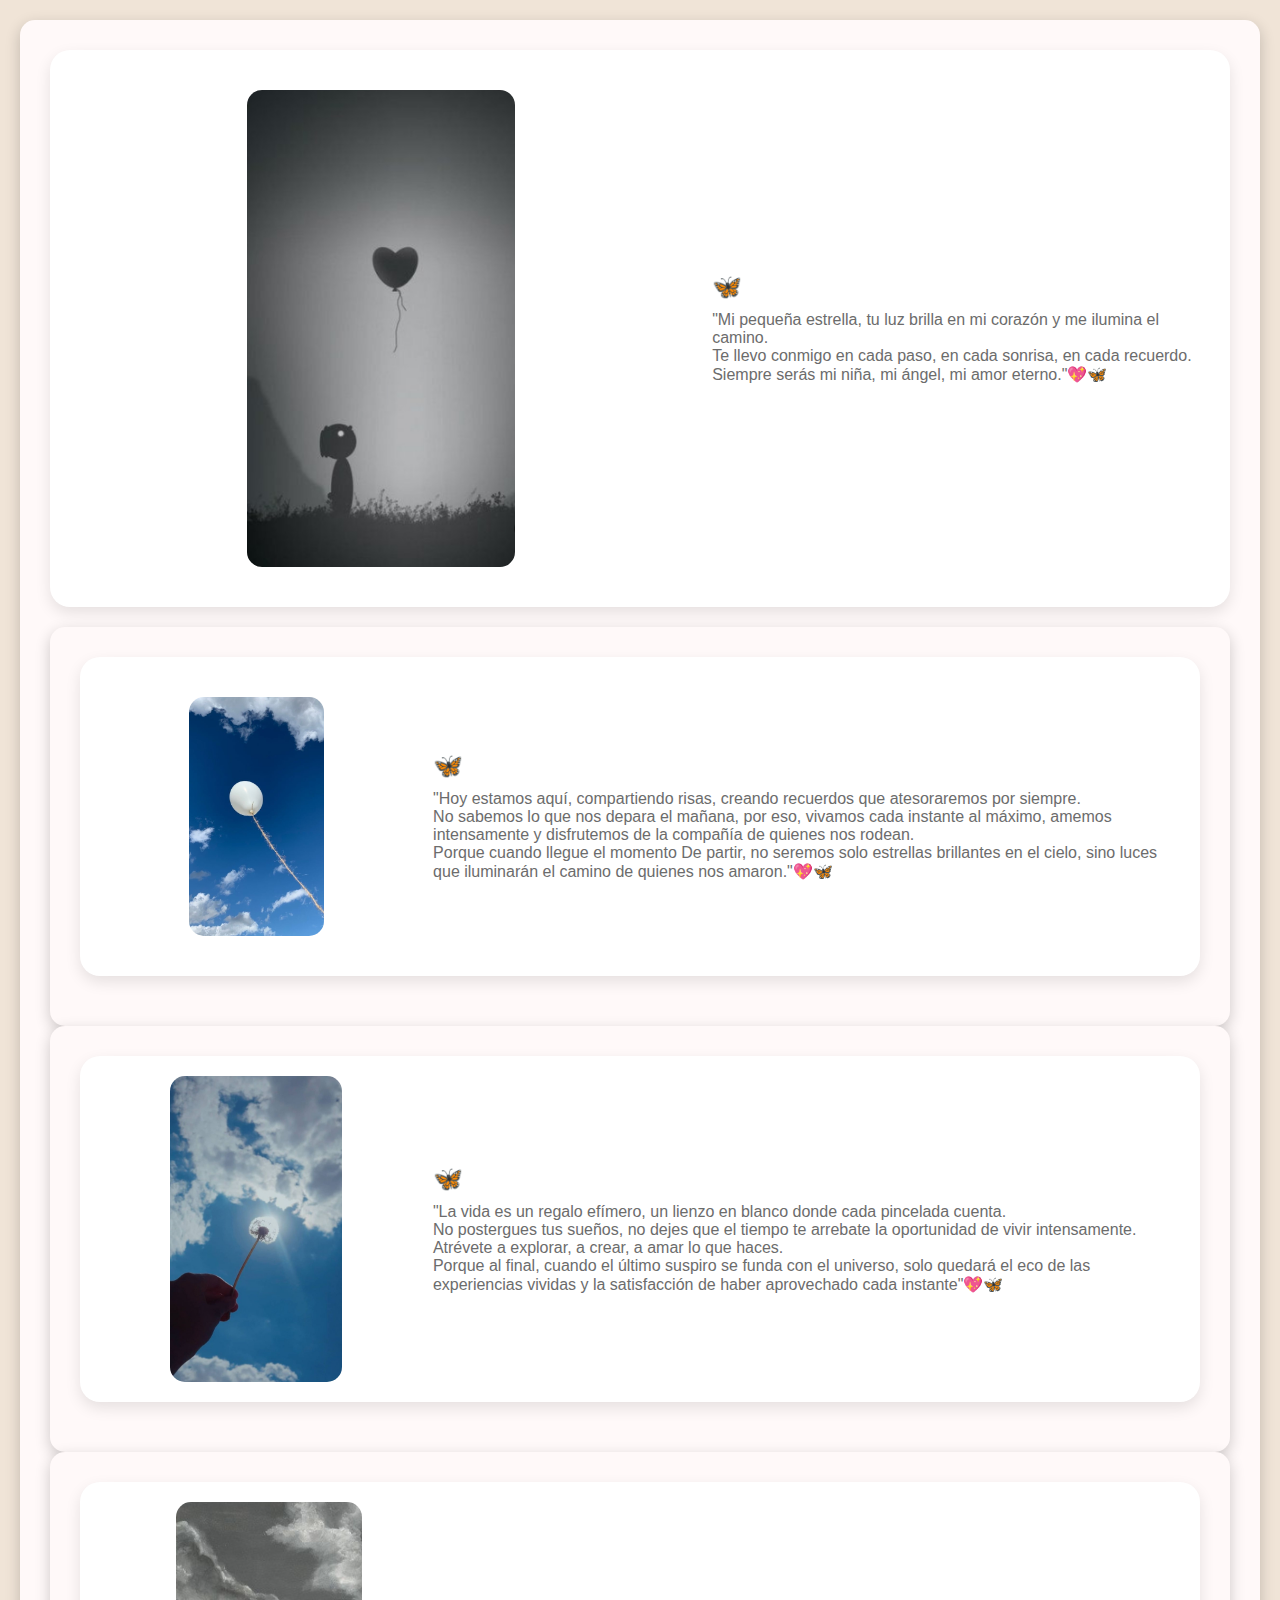
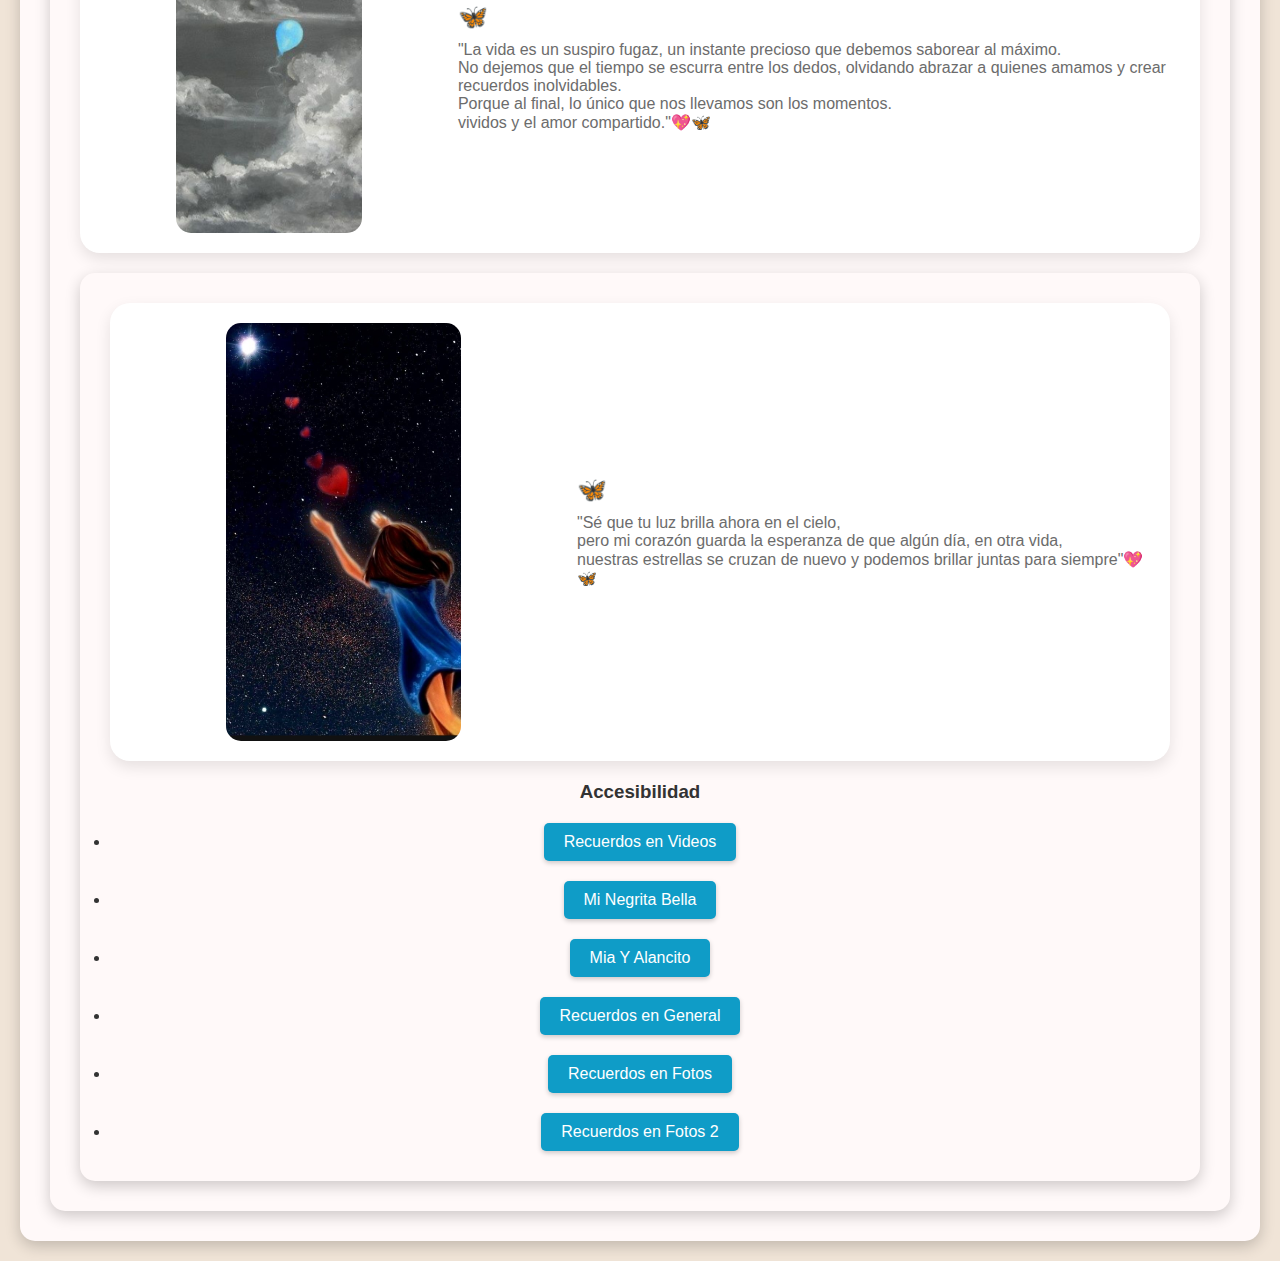
<file: index6.html>
<html>

<head>
    <title>...</title>
    <link rel="stylesheet" href="styles.css">
    <!-- Google tag (gtag.js) -->
<script async src="https://www.googletagmanager.com/gtag/js?id=G-XGDR03RPKQ"></script>
<script>
  window.dataLayer = window.dataLayer || [];
  function gtag(){dataLayer.push(arguments);}
  gtag('js', new Date());

  gtag('config', 'G-XGDR03RPKQ');
</script>
</head>

<body>
    <div class="container">
      <div class="memory">
        <div class="memory-image">
            <img src="index6/1.jpg"  class="video"   alt="Recuerdo 1"  width="55%" height="auto">
        
        </div>
        <div class="memory-description">
          <h3>🦋</h3>
          <p>
            "Mi pequeña estrella, tu luz brilla en mi corazón y me ilumina el camino. <br>Te llevo conmigo en cada paso, en cada sonrisa, en cada recuerdo. <br>Siempre serás mi niña, mi ángel, mi amor eterno."💖🦋</p>
        </div>
      </div>    

      <div class="container">
      <div class="memory">
        <div class="memory-image">
            <img src="index6/2.jpg"  class="video"  alt="Recuerdo 1"  width="55%" height="auto">
        
        </div>
        <div class="memory-description">
          <h3>🦋</h3>
          <p> "Hoy estamos aquí, compartiendo risas, creando recuerdos que atesoraremos por siempre. <br> No sabemos lo que nos depara el mañana, por eso, vivamos cada instante al máximo, amemos intensamente y disfrutemos de la compañía de quienes nos rodean. <br> Porque cuando llegue el momento De partir, no seremos solo estrellas brillantes en el cielo, sino luces que iluminarán el camino de quienes nos amaron."💖🦋</p>
        </div>
      </div>    
    </div>

    <div class="container">
      <div class="memory">
        <div class="memory-image">
            <img src="index6/3.jpg"   alt="Recuerdo 1"  width="55%" height="auto">
        </div>
        <div class="memory-description">
          <h3>🦋</h3>
          <p>"La vida es un regalo efímero, un lienzo en blanco donde cada pincelada cuenta. <br> No postergues tus sueños, no dejes que el tiempo te arrebate la oportunidad de vivir intensamente. <br> Atrévete a explorar, a crear, a amar lo que haces. <br> Porque al final, cuando el último suspiro se funda con el universo, solo quedará el eco de las experiencias vividas y la satisfacción de haber aprovechado cada instante"💖🦋</p>
        </div>
      </div>    

    </div>
  
 

  <div class="container">
    <div class="memory">
      <div class="memory-image">
          <img src="index6/4.jpg"   alt="Recuerdo 1"  width="55%" height="auto">
      </div>
      <div class="memory-description">
        <h3>🦋</h3>
        <p>"La vida es un suspiro fugaz, un instante precioso que debemos saborear al máximo. <br> No dejemos que el tiempo se escurra entre los dedos, olvidando abrazar a quienes amamos y crear recuerdos inolvidables. <br> Porque al final, lo único que nos llevamos son los momentos. <br>vividos y el amor compartido."💖🦋</p>
      </div>
    </div>    

    <div class="container">
      <div class="memory">
        <div class="memory-image">
      <img src="index6/5.jpg"   alt="Recuerdo 1"  width="55%" height="auto">
       </div>
      <div class="memory-description">
       <h3>🦋</h3>
          <p>"Sé que tu luz brilla ahora en el cielo,  <br> pero mi corazón guarda la esperanza de que algún día, en otra vida, <br>
              nuestras estrellas se cruzan de nuevo y podemos brillar juntas para siempre"💖🦋</p>
    </div>
      

</div>
<ul>
  <p><h3>Accesibilidad</h3></p>
  <div class="contenedor">
      <li> <a href="index1.html"><button class="btn">Recuerdos en Videos</button></a></li>
      <li> <a href="index2.html"><button class="btn">Mi Negrita Bella</button></a></li>
        <li> <a href="index5.html"><button class="btn">Mia Y Alancito</button></a></li>
        <li> <a href="index10.html"><button class="btn">Recuerdos en General</button></a></li>
        <li> <a href="index8.html"><button class="btn">Recuerdos en Fotos</button></a></li>
          <li> <a href="index9.html"><button class="btn">Recuerdos en Fotos 2</button></a></li>
</div>
</ul>

 </body>
</html>
</file>
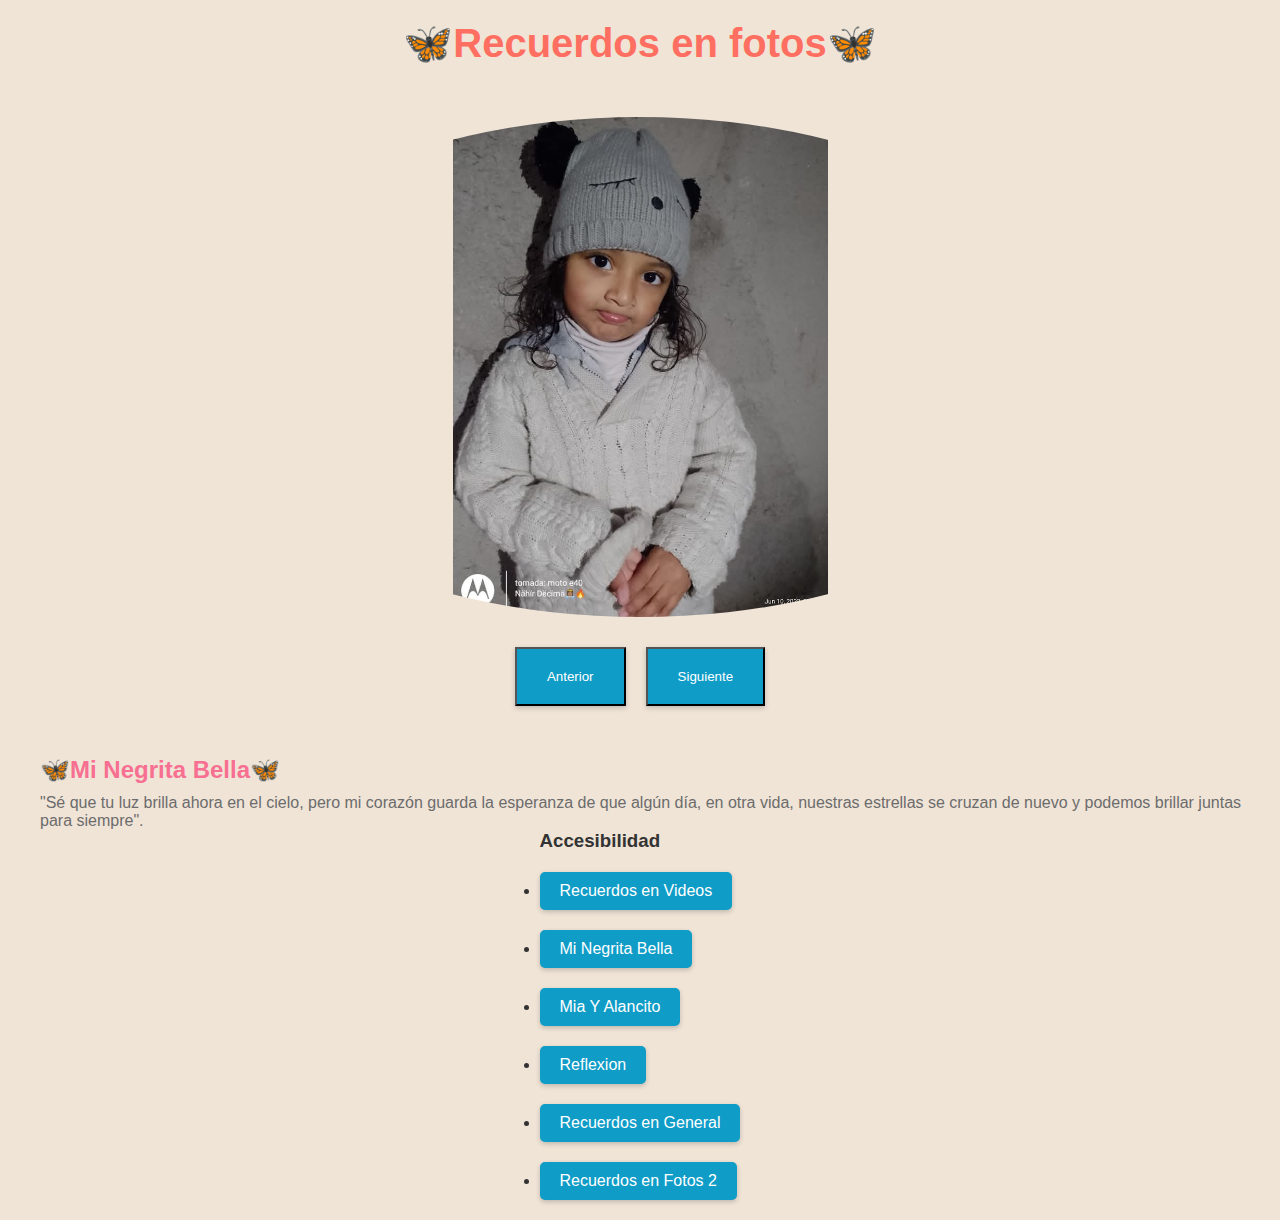
<file: index8.html>
<!DOCTYPE html>
<html>
<head>
    <link rel="stylesheet" href="styles.css">
<title>...</title>
    <!-- Google tag (gtag.js) -->
<script async src="https://www.googletagmanager.com/gtag/js?id=G-XGDR03RPKQ"></script>
<script>
  window.dataLayer = window.dataLayer || [];
  function gtag(){dataLayer.push(arguments);}
  gtag('js', new Date());

  gtag('config', 'G-XGDR03RPKQ');
</script>
</head>
<body>
<h1>🦋Recuerdos en fotos🦋</h1>
<div class="galeria-container">
  <div class="galeria">
    <div class="imagenes">
      <img class="imagen" src="index8/8A.jpg" alt="Imagen 1">
      <img class="imagen" src="index8/8B.jpg" alt="Imagen 2">
      <img class="imagen" src="index8/8C.jpg" alt="Imagen 3">
      <img class="imagen" src="index8/8D.jpg" alt="Imagen 4">
      <img class="imagen" src="index8/8E.jpg" alt="Imagen 5">
    
    </div>
  </div>
  <div class="botones">
    <button onclick="moverIzquierda()">Anterior</button>
    <button onclick="moverDerecha()">Siguiente</button>
  </div>
</div>
<div class="memory-description">
    <h3>🦋Mi Negrita Bella🦋</h3>
        <p>"Sé que tu luz brilla ahora en el cielo, pero mi corazón guarda la esperanza de que algún día, en otra vida, nuestras estrellas se cruzan de nuevo y podemos brillar juntas para siempre".</p>
    
  </div>
</div>

<ul>
  <p><h3>Accesibilidad</h3></p>
  <div class="contenedor">
      <li> <a href="index1.html"><button class="btn">Recuerdos en Videos</button></a></li>
      <li> <a href="index2.html"><button class="btn">Mi Negrita Bella</button></a></li>
        <li> <a href="index5.html"><button class="btn">Mia Y Alancito</button></a></li>
        <li> <a href="index6.html"><button class="btn">Reflexion</button></a></li>
        <li> <a href="index10.html"><button class="btn">Recuerdos en General</button></a></li>
          <li> <a href="index9.html"><button class="btn">Recuerdos en Fotos 2</button></a></li>
</div>
</ul>


 <script>
    let posicion = 0;
const imagenes = document.querySelector('.imagenes');
const imagenAncho = imagenes.offsetWidth / imagenes.children.length;

function moverIzquierda() {
  posicion = Math.max(0, posicion - imagenAncho);
  actualizarGaleria();
}

function moverDerecha() {
  posicion = Math.min(imagenes.offsetWidth - imagenes.parentNode.offsetWidth, posicion + imagenAncho);
  actualizarGaleria();
}

function actualizarGaleria() {
  imagenes.style.transform = `translateX(-${posicion}px)`;
}

 </script>

</body>
</html>
</file>
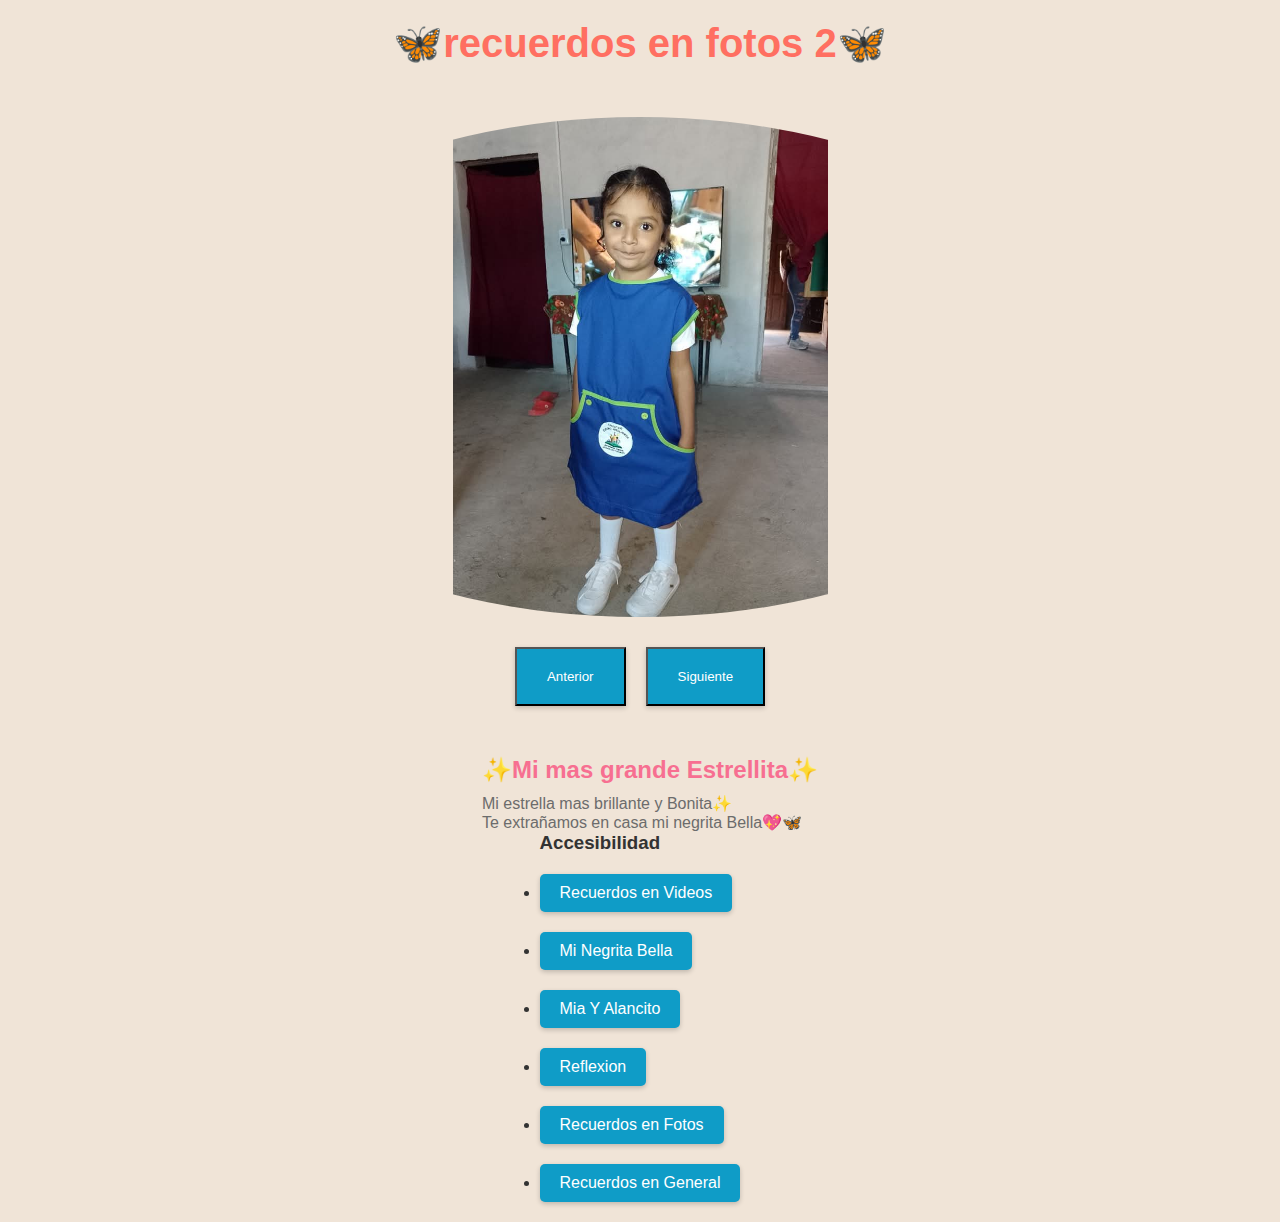
<file: index9.html>
<!DOCTYPE html>
<html>
<head>
    <link rel="stylesheet" href="styles.css">
<title>...</title>
<script async src="https://www.googletagmanager.com/gtag/js?id=G-XGDR03RPKQ"></script>
<script>
  window.dataLayer = window.dataLayer || [];
  function gtag(){dataLayer.push(arguments);}
  gtag('js', new Date());

  gtag('config', 'G-XGDR03RPKQ');
</script>
</head>
<body>
<h1>🦋recuerdos en fotos 2🦋</h1>
<div class="galeria-container">
  <div class="galeria">
    <div class="imagenes">
      <img class="imagen" src="index9/9A.jpg" alt="Imagen 1">
      <img class="imagen" src="index9/9B.jpg" alt="Imagen 2">
      <img class="imagen" src="index9/9C.jpg" alt="Imagen 3">
      <img class="imagen" src="index9/9D.jpg" alt="Imagen 4">
      <img class="imagen" src="index9/9E.jpg" alt="Imagen 5">

    </div>
  </div>
  <div class="botones">
    <button onclick="moverIzquierda()">Anterior</button>
    <button onclick="moverDerecha()">Siguiente</button>
  </div>
</div>
<div class="memory-description">
    <h3>✨Mi mas grande Estrellita✨</h3>
        <p>Mi estrella mas brillante y Bonita✨ <br> Te extrañamos en casa mi negrita Bella💖🦋</p>
  </div>
</div>


<ul>
  <p><h3>Accesibilidad</h3></p>
  <div class="contenedor">
      <li> <a href="index1.html"><button class="btn">Recuerdos en Videos</button></a></li>
      <li> <a href="index2.html"><button class="btn">Mi Negrita Bella</button></a></li>
        <li> <a href="index5.html"><button class="btn">Mia Y Alancito</button></a></li>
        <li> <a href="index6.html"><button class="btn">Reflexion</button></a></li>
        <li> <a href="index8.html"><button class="btn">Recuerdos en Fotos</button></a></li>
          <li> <a href="index10.html"><button class="btn">Recuerdos en General</button></a></li>
</div>
</ul>



 <script>
    let posicion = 0;
const imagenes = document.querySelector('.imagenes');
const imagenAncho = imagenes.offsetWidth / imagenes.children.length;

function moverIzquierda() {
  posicion = Math.max(0, posicion - imagenAncho);
  actualizarGaleria();
}

function moverDerecha() {
  posicion = Math.min(imagenes.offsetWidth - imagenes.parentNode.offsetWidth, posicion + imagenAncho);
  actualizarGaleria();
}

function actualizarGaleria() {
  imagenes.style.transform = `translateX(-${posicion}px)`;
}

 </script>

</body>
</html>
</file>
<file: styles.css>
/* Reset general */
* {
    margin: 0;
    padding: 0;
    box-sizing: border-box;
  }
  
  body {
    font-family: 'Comic Sans MS', cursive, sans-serif;
    background-color: #fef9ef;
    display: flex;
    justify-content: center;
    align-items: center;
    flex-direction: column;
    overflow-y: auto;
  }
  

  /* Contenedor principal */
  .container {
    text-align: center;
    width: 100%;
    height: auto;
  }
  
  /* Estilos del cielo */
  .sky {
    position: relative;
    width: 100%;
    height: 50%;
    background: linear-gradient(to bottom, #a7c7fa, #fef9ef);
  }
  
  .sun {
    position: absolute;
    top: -60px;
    left: 50%;
    transform: translateX(-50%);
    width: 150px;
    height: 150px;
    background: radial-gradient(circle, #fffdbc, #ffdd67);
    border-radius: 50%;
    animation: shine 6s infinite alternate;
  }
  
  @keyframes shine {
    from {
      transform: translateX(-50%) scale(1);
    }
    to {
      transform: translateX(-50%) scale(1.1);
    }
  }
  
  /* Nubes animadas */
  .cloud {
    position: absolute;
    background: #fff;
    border-radius: 50%;
    opacity: 0.9;
    animation: float 10s infinite;
  }
  
  .cloud1 {
    width: 110px;
    height: 70px;
    top: 20%;
    left: 15%;
    animation-delay: 1s;
  }
  
  .cloud2 {
    width: 130px;
    height: 80px;
    top: 10%;
    left: 45%;
    animation-delay: 2s;
  }
  
  .cloud3 {
    width: 100px;
    height: 60px;
    top: 25%;
    left: 75%;
    animation-delay: 3s;
  }
  
  @keyframes float {
    0% {
      transform: translateY(0);
    }
    50% {
      transform: translateY(15px);
    }
    100% {
      transform: translateY(0);
    }
  }
  
  /* Estilos del mural */
  .mural {
    margin-top: 30px;
    background: rgba(255, 248, 220, 0.85);
    padding: 30px;
    border-radius: 20px;
    width: 80%;
    box-shadow: 0 10px 25px rgba(255, 213, 0, 0.5);
  }
  
  .mural h1 {
    font-size: 2.3rem;
    color: #ff6f91;
  }
  
  .mural h1 span {
    color: #ffb4c8;
  }
  
  .mural p {
    margin-top: 10px;
    color: #555;
  }
  
  .quote {
    font-style: italic;
    font-size: 1.1rem;
    color: #ff96db;
  }
  
  /* Globos flotantes */
  .balloon {
    position: absolute;
    bottom: 0;
    width: 70px;
    height: 90px;
    background: radial-gradient(circle, #ffadc9, #f74e7e);
    border-radius: 50%;
    animation: floatBalloon 6s ease-in-out infinite;
  }
  
  .balloon::after {
    content: '';
    position: absolute;
    bottom: -40px;
    left: 50%;
    transform: translateX(-50%);
    width: 2px;
    height: 50px;
    background: #bbb;
  }
  
  @keyframes floatBalloon {
    0% {
      transform: translateY(0px) rotate(0deg);
    }
    50% {
      transform: translateY(-150px) rotate(-5deg);
    }
    100% {
      transform: translateY(0px) rotate(5deg);
    }
  }
  
  /* Sección de recuerdos */
  .memory-section {
    margin-top: 50px;
    padding: 20px;
    background: rgba(255, 239, 230, 0.9);
    border-radius: 20px;
    box-shadow: 0 8px 20px rgba(255, 145, 157, 0.3);
  }
  
  .memory-section h2 {
    font-size: 2rem;
    color: #ff6f91;
  }
  
  .memory {
    display: flex;
    justify-content: center;
    align-items: center;
    margin-bottom: 20px;
    border-radius: 20px;
    background: #fff;
    box-shadow: 0 6px 15px rgba(0, 0, 0, 0.1);
    padding: 20px;
  }
  
  .memory img,
  .memory video {
    border-radius: 15px;
  }
  
  .memory-description {
    margin-left: 20px;
    text-align: left;
    color: #444;
  }
  
  .memory-description h3 {
    font-size: 1.5rem;
    color: #f76f91;
  }
  
  .memory-description p {
    margin-top: 10px;
    color: #6c6c6c;
    font-size: 1rem;
  }
  

  .btn {
    background-color: #00f815;
    color: white;
    border: none;
    padding: 10px 20px;
    border-radius: 5px;
    cursor: pointer;
    font-size: 16px;
    margin-top: 20px;
  }

  .boton:hover {
    background-color: #ff6f91;
    
  }


  body {
    font-family: 'Comic Sans MS', cursive, sans-serif;
    background-color: #f0e4d7;
    color: #333;
    margin: 0;
    padding: 20px;
}

.container {
    text-align: center;
    padding: 30px;
    border-radius: 15px;
    background-color: #fff9f9;
    box-shadow: 0 5px 15px rgba(0, 0, 0, 0.2);
}

h1 {
    color: #ff6f61;
    font-size: 2.5em;
}

.angel-image {
    border: 5px solid #ff87a0;
    border-radius: 20px;
    margin: 20px 0;
    width: 100%;
    max-width: 400px;
    transition: transform 0.3s;
    cursor: pointer;
}

.angel-image:hover {
    transform: scale(1.05);
}

.message {
    font-size: 1.5em;
    margin: 20px 0;
    color: #ff85b3;
}

.info {
    font-size: 1.2em;
    margin: 20px 0;
    color: #619dcb;
}

.decorations {
    display: flex;
    justify-content: center;
    margin-top: 20px;
}

.star {
    width: 30px;
    height: 30px;
    background-color: yellow;
    clip-path: polygon(50% 0%, 61% 35%, 98% 35%, 68% 57%, 79% 91%, 50% 70%, 21% 91%, 32% 57%, 2% 35%, 39% 35%);
    margin: 0 5px;
}

.btn {
  background-color: #0f9cc7; /* Color de fondo normal */
  color: rgb(255, 255, 255); /* Color de texto */
  padding: 10px 20px; /* Espacio interior */
  border: none; /* Sin bordes */
  cursor: pointer; /* Cambiar el cursor al pasar por encima */
  transition: background-color 0.3s ease; /* Transición suave del color de fondo */
  box-shadow: 0px 2px 5px rgba(0, 0, 0, 0.2); /* Sombra inicial */
}

.btn:hover {
  background-color: #0df3c1; /* Color de fondo al pasar el cursor */
  box-shadow: 0px 2px 5px rgba(0, 0, 0, 0.2); /* Sombra al pasar el cursor */
}

.btn:active {
  background-color: #3e8e41; /* Color de fondo al hacer clic */
  box-shadow: 0px 0px 0px rgba(0, 0, 0, 0.2); /* Sin sombra al hacer clic */
}

.galeria-container {
  width: 80%;
  max-width: 900px;
  margin: 50px auto;
  position: relative;
}

.galeria {
  width: 100%;
  height: 500px; /* Altura fija, puedes ajustarla */
  overflow: hidden;
  border-radius: 10px; /* Bordes redondeados para el contenedor */
}

.imagenes {
  width: 500%; /* 3 veces el ancho de la galería */
  height: 100%;
  transition: transform 0.5s ease-in-out; /* Transición suave */
  display: flex;
}

.imagen {
  width: calc(100% / 5); /* 1/3 del ancho total */
  height: 100%;
  object-fit: scale-down;
  border-radius: 80%; /* Bordes redondeados para las imágenes */
}


.botones {
  display: flex;
  justify-content: center;
  margin-top: 30px;

}

.botones button {
  background-color: #0f9cc7; /* Color de fondo normal */
  color: rgb(255, 255, 255); /* Color de texto */
  padding: 20px 30px; /* Espacio interior */
  border: 5%; /* Sin bordes */
  cursor: pointer; /* Cambiar el cursor al pasar por encima */
  transition: background-color 0.3s ease; /* Transición suave del color de fondo */
  box-shadow: 0px 2px 5px rgba(0, 0, 0, 0.2); /* Sombra inicial */
  margin: 0 10px;
}

.botones button:hover {
  background-color: #0df3c1; /* Color de fondo al pasar el cursor */
  box-shadow: 0px 2px 5px rgba(0, 0, 0, 0.2); /* Sombra al pasar el cursor */
}

.video {
  width: 43%;
  height: auto;
  object-fit: cover;
  border-radius: 22%; /* Bordes redondeados para las imágenes */
  margin: 20px;
  cursor: pointer; /* Cambiar el cursor al pasar por encima */
}
</file>
